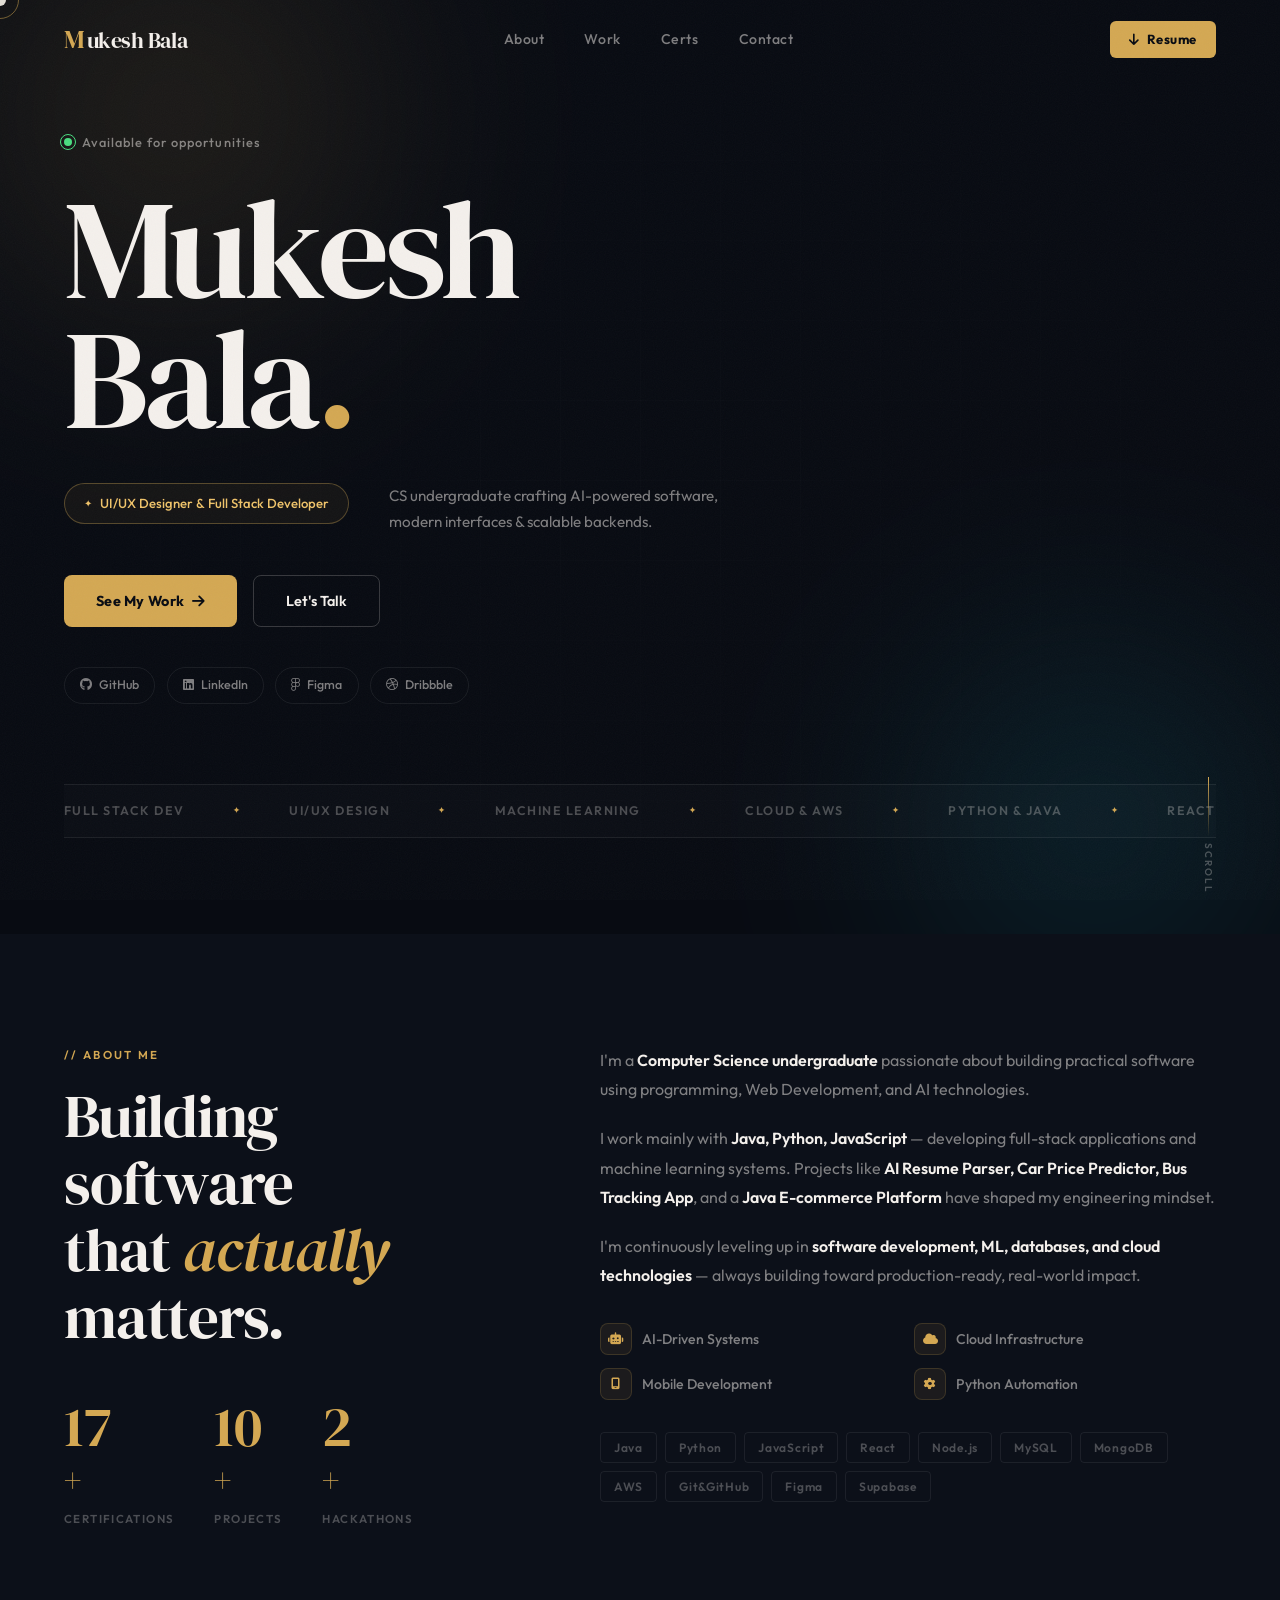
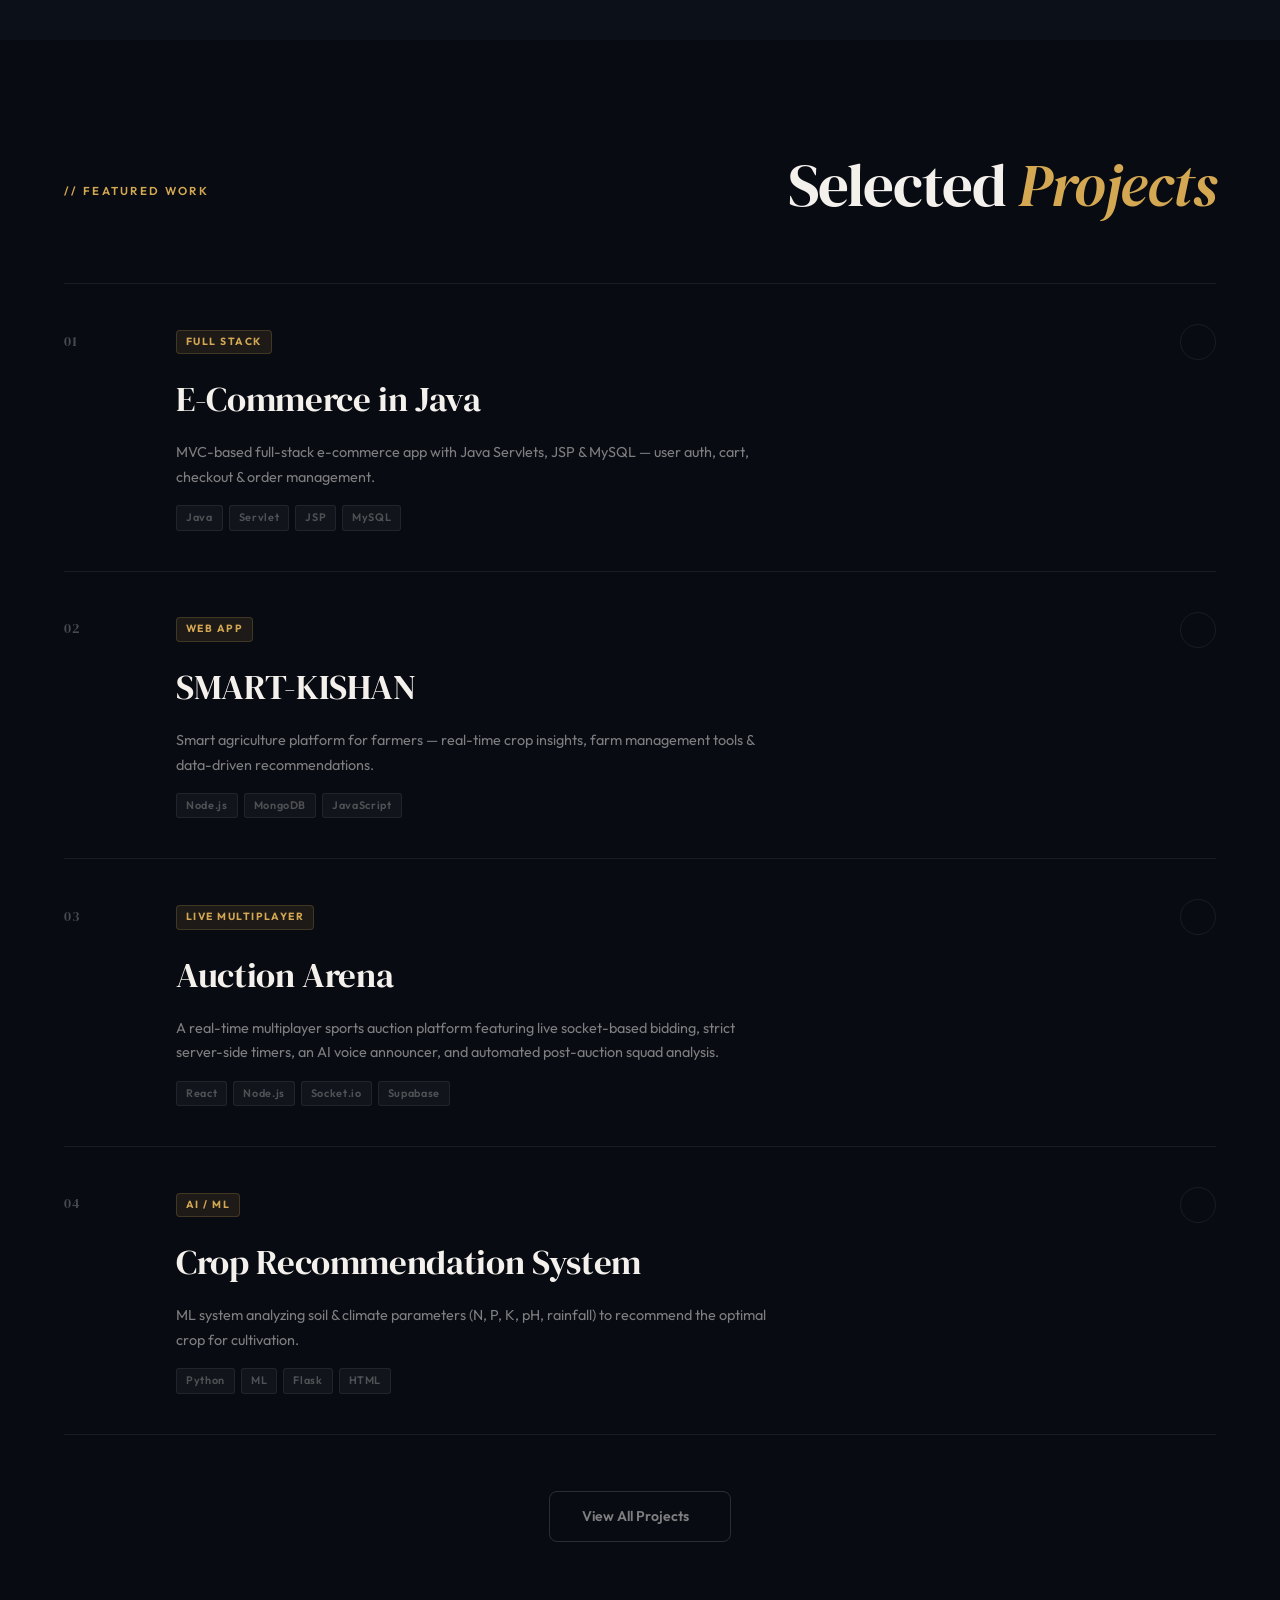
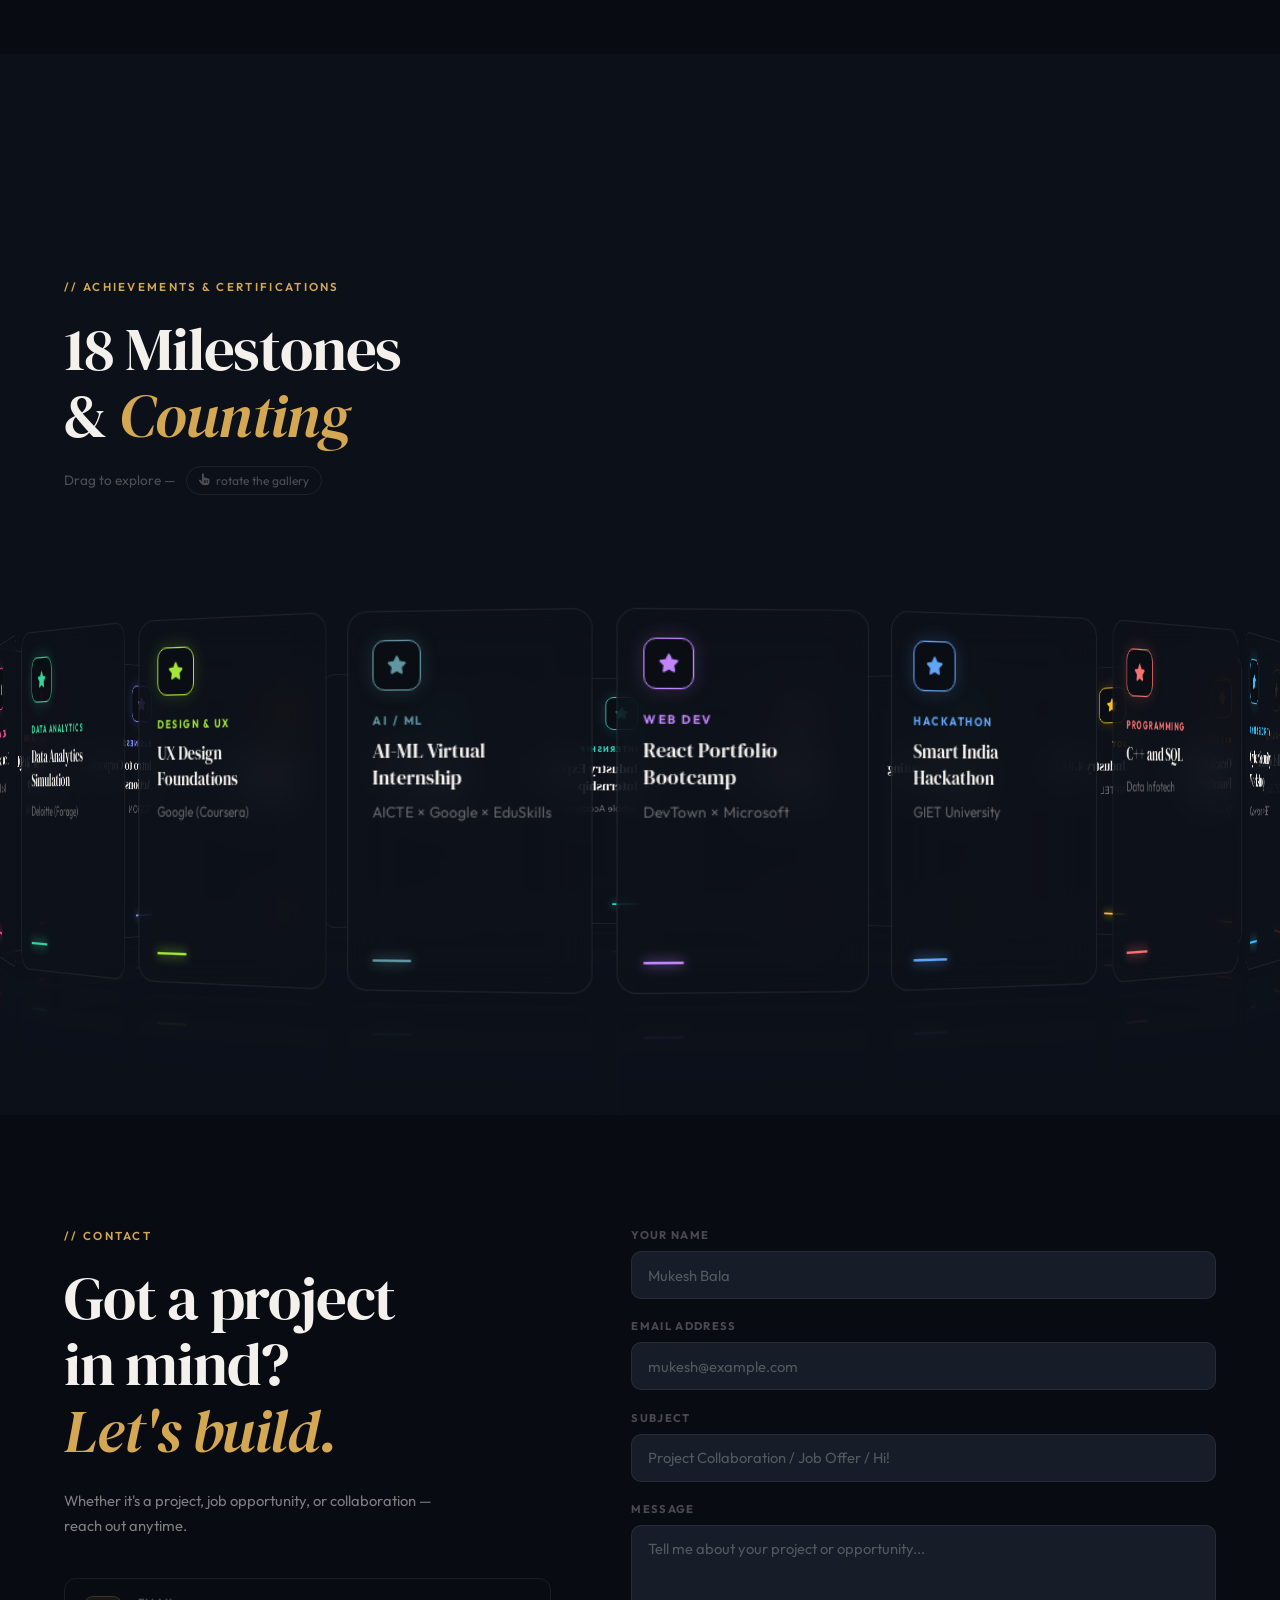
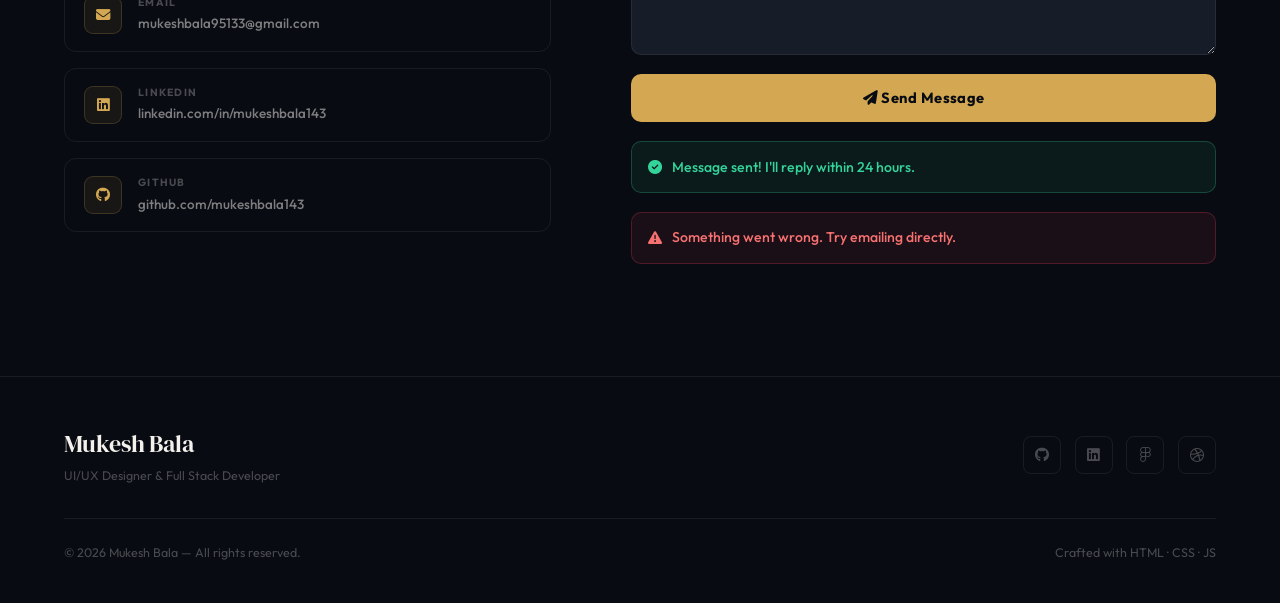
<file: index.html>
<!DOCTYPE html>
<html lang="en">
<head>
  <meta charset="UTF-8">
  <meta name="viewport" content="width=device-width, initial-scale=1.0">
  <meta name="description" content="Mukesh Bala — UI/UX Designer & Full Stack Developer. CS undergraduate building AI-powered, full-stack, and real-world software.">
  <title>Mukesh Bala</title>
  <link rel="preconnect" href="https://fonts.googleapis.com">
  <link rel="preconnect" href="https://fonts.gstatic.com" crossorigin>
  <link href="https://fonts.googleapis.com/css2?family=DM+Serif+Display:ital@0;1&family=Outfit:wght@300;400;500;600;700&display=swap" rel="stylesheet">
  <link rel="stylesheet" href="https://cdnjs.cloudflare.com/ajax/libs/font-awesome/6.5.0/css/all.min.css">
  <link rel="stylesheet" href="styles.css">
</head>
<body>

  <!-- NOISE TEXTURE OVERLAY -->
  <div class="noise"></div>

  <!-- MAGNETIC CURSOR -->
  <div class="cursor" id="cursor"><div class="cursor-dot"></div></div>
  <div class="cursor-follower" id="cursorFollower"></div>

  <!-- LOADING SCREEN -->
  <div class="loader" id="loader">
    <div class="loader-inner">
      <span class="loader-name">MB</span>
      <div class="loader-bar"><div class="loader-fill" id="loaderFill"></div></div>
    </div>
  </div>

  <!-- ═══════════════════ NAV ═══════════════════ -->
  <nav class="nav" id="mainNav">
    <a href="#home" class="nav-logo">
      <span class="logo-mark">M</span><span class="logo-text">ukesh Bala</span>
    </a>
    <div class="nav-links">
      <a href="#about"    class="nav-link">About</a>
      <a href="#work"     class="nav-link">Work</a>
      <a href="#certs"    class="nav-link">Certs</a>
      <a href="#contact"  class="nav-link">Contact</a>
    </div>
    <a href="Resume.pdf" download class="nav-cta">
      <i class="fas fa-arrow-down"></i> Resume
    </a>
    <button class="nav-toggle" id="navToggle" aria-label="Menu">
      <span></span><span></span>
    </button>
  </nav>

  <!-- MOBILE MENU -->
  <div class="mobile-menu" id="mobileMenu">
    <a href="#about"   class="mm-link" onclick="closeMobileMenu()">About</a>
    <a href="#work"    class="mm-link" onclick="closeMobileMenu()">Work</a>
    <a href="#certs"   class="mm-link" onclick="closeMobileMenu()">Certs</a>
    <a href="#contact" class="mm-link" onclick="closeMobileMenu()">Contact</a>
    <a href="Resume.pdf" download class="mm-cta">Download Resume</a>
  </div>

  <!-- ═══════════════════ HERO ═══════════════════ -->
  <section id="home" class="hero">
    <div class="hero-bg">
      <div class="hero-orb o1"></div>
      <div class="hero-orb o2"></div>
      <div class="hero-grid"></div>
    </div>

    <div class="hero-content">
      <div class="hero-eyebrow">
        <span class="pulse-ring"></span>
        <span>Available for opportunities</span>
      </div>

      <h1 class="hero-h1">
        <span class="line-wrap"><span class="reveal-line">Mukesh</span></span>
        <span class="line-wrap"><span class="reveal-line delay-1">Bala<span class="hero-dot">.</span></span></span>
      </h1>

      <div class="hero-sub-row">
        <div class="hero-role-pill">
          <span class="role-icon">✦</span>
          <span>UI/UX Designer &amp; Full Stack Developer</span>
        </div>
        <p class="hero-tagline">
          CS undergraduate crafting AI-powered software,<br>modern interfaces &amp; scalable backends.
        </p>
      </div>

      <div class="hero-ctas">
        <a href="#work" class="btn-gold">
          See My Work <i class="fas fa-arrow-right"></i>
        </a>
        <a href="#contact" class="btn-outline">
          Let's Talk
        </a>
      </div>

      <div class="hero-socials">
        <a href="https://github.com/mukeshbala143"           target="_blank" rel="noopener" class="social-pill"><i class="fab fa-github"></i><span>GitHub</span></a>
        <a href="https://www.linkedin.com/in/mukeshbala143"  target="_blank" rel="noopener" class="social-pill"><i class="fab fa-linkedin"></i><span>LinkedIn</span></a>
        <a href="https://www.figma.com/@mukeshdesign"        target="_blank" rel="noopener" class="social-pill"><i class="fab fa-figma"></i><span>Figma</span></a>
        <a href="https://dribbble.com/mukesh-bala"           target="_blank" rel="noopener" class="social-pill"><i class="fab fa-dribbble"></i><span>Dribbble</span></a>
      </div>
    </div>

    <div class="hero-marquee-wrap">
      <div class="hero-marquee">
        <span>Full Stack Dev</span><span class="sep">✦</span>
        <span>UI/UX Design</span><span class="sep">✦</span>
        <span>Machine Learning</span><span class="sep">✦</span>
        <span>Cloud &amp; AWS</span><span class="sep">✦</span>
        <span>Python &amp; Java</span><span class="sep">✦</span>
        <span>React &amp; Node</span><span class="sep">✦</span>
        <span>Full Stack Dev</span><span class="sep">✦</span>
        <span>UI/UX Design</span><span class="sep">✦</span>
        <span>Machine Learning</span><span class="sep">✦</span>
        <span>Cloud &amp; AWS</span><span class="sep">✦</span>
        <span>Python &amp; Java</span><span class="sep">✦</span>
        <span>React &amp; Node</span><span class="sep">✦</span>
      </div>
    </div>

    <div class="scroll-cue">
      <div class="scroll-line-anim"></div>
      <span>Scroll</span>
    </div>
  </section>

  <!-- ═══════════════════ ABOUT ═══════════════════ -->
  <section id="about" class="section about-section">
    <div class="container">
      <div class="about-grid">
        <div class="about-left">
          <p class="section-label">// About Me</p>
          <h2 class="section-h2">
            Building software<br>
            that <em>actually</em><br>
            matters.
          </h2>
          <div class="about-stats">
            <div class="stat">
              <span class="stat-n" data-count="18">0</span><span class="stat-plus">+</span>
              <p>Certifications</p>
            </div>
            <div class="stat">
              <span class="stat-n" data-count="11">0</span><span class="stat-plus">+</span>
              <p>Projects</p>
            </div>
            <div class="stat">
              <span class="stat-n" data-count="3">0</span><span class="stat-plus">+</span>
              <p>Hackathons</p>
            </div>
          </div>
        </div>

        <div class="about-right">
          <p class="about-body">
            I'm a <strong>Computer Science undergraduate</strong> passionate about building practical software using programming, Web Development, and AI technologies.
          </p>
          <p class="about-body">
            I work mainly with <strong>Java, Python, JavaScript</strong> — developing full-stack applications and machine learning systems. Projects like <strong>AI Resume Parser, Car Price Predictor, Bus Tracking App</strong>, and a <strong>Java E-commerce Platform</strong> have shaped my engineering mindset.
          </p>
          <p class="about-body">
            I'm continuously leveling up in <strong>software development, ML, databases, and cloud technologies</strong> — always building toward production-ready, real-world impact.
          </p>

          <div class="about-focus">
            <div class="focus-item"><i class="fas fa-robot"></i> AI-Driven Systems</div>
            <div class="focus-item"><i class="fas fa-cloud"></i> Cloud Infrastructure</div>
            <div class="focus-item"><i class="fas fa-mobile-screen"></i> Mobile Development</div>
            <div class="focus-item"><i class="fas fa-gear"></i> Python Automation</div>
          </div>

          <div class="tech-stack">
            <span>Java</span><span>Python</span><span>JavaScript</span><span>React</span>
            <span>Node.js</span><span>MySQL</span><span>MongoDB</span><span>AWS</span>
            <span>Git&GitHub</span><span>Figma</span><span>Supabase</span>
          </div>
        </div>
      </div>
    </div>
  </section>

  <!-- ═══════════════════ WORK / PROJECTS ═══════════════════ -->
  <section id="work" class="section work-section">
    <div class="container">
      <div class="section-head">
        <p class="section-label">// Featured Work</p>
        <h2 class="section-h2">Selected <em>Projects</em></h2>
      </div>

      <div class="work-list">

        <div class="work-item" data-project="cart">
          <div class="wi-number">01</div>
          <div class="wi-body">
            <div class="wi-top">
              <span class="wi-tag">Full Stack</span>
              <div class="wi-arrow"><i class="fas fa-arrow-up-right"></i></div>
            </div>
            <h3 class="wi-title">E-Commerce in Java</h3>
            <p class="wi-desc">MVC-based full-stack e-commerce app with Java Servlets, JSP &amp; MySQL — user auth, cart, checkout &amp; order management.</p>
            <div class="wi-tech"><span>Java</span><span>Servlet</span><span>JSP</span><span>MySQL</span></div>
          </div>
        </div>

        <div class="work-item" data-project="crop">
          <div class="wi-number">02</div>
          <div class="wi-body">
            <div class="wi-top">
              <span class="wi-tag">Web App</span>
              <div class="wi-arrow"><i class="fas fa-arrow-up-right"></i></div>
            </div>
            <h3 class="wi-title">SMART-KISHAN</h3>
            <p class="wi-desc">Smart agriculture platform for farmers — real-time crop insights, farm management tools &amp; data-driven recommendations.</p>
            <div class="wi-tech"><span>Node.js</span><span>MongoDB</span><span>JavaScript</span></div>
          </div>
        </div>

        <div class="work-item" data-project="auctionArena">
          <div class="wi-number">03</div>
          <div class="wi-body">
            <div class="wi-top">
              <span class="wi-tag">Live Multiplayer</span>
              <div class="wi-arrow"><i class="fas fa-arrow-up-right"></i></div>
            </div>
            <h3 class="wi-title">Auction Arena</h3>
            <p class="wi-desc">A real-time multiplayer sports auction platform featuring live socket-based bidding, strict server-side timers, an AI voice announcer, and automated post-auction squad analysis.</p>
            <div class="wi-tech"><span>React</span><span>Node.js</span><span>Socket.io</span><span>Supabase</span></div>
          </div>
        </div>

        <div class="work-item" data-project="farm">
          <div class="wi-number">04</div>
          <div class="wi-body">
            <div class="wi-top">
              <span class="wi-tag">AI / ML</span>
              <div class="wi-arrow"><i class="fas fa-arrow-up-right"></i></div>
            </div>
            <h3 class="wi-title">Crop Recommendation System</h3>
            <p class="wi-desc">ML system analyzing soil &amp; climate parameters (N, P, K, pH, rainfall) to recommend the optimal crop for cultivation.</p>
            <div class="wi-tech"><span>Python</span><span>ML</span><span>Flask</span><span>HTML</span></div>
          </div>
        </div>

      </div>

      <div class="work-cta-row">
        <a href="projects.html" class="btn-ghost">
          View All Projects <i class="fas fa-grid-2"></i>
        </a>
      </div>
    </div>
  </section>

  <!-- PROJECT MODAL -->
  <div class="pmodal-overlay" id="pModalOverlay">
    <div class="pmodal" id="pModal">
      <button class="pmodal-close" id="pModalClose"><i class="fas fa-xmark"></i></button>
      <div class="pmodal-tag" id="pmTag"></div>
      <h2 class="pmodal-title" id="pmTitle"></h2>
      <p class="pmodal-short" id="pmShort"></p>
      <p class="pmodal-long" id="pmLong"></p>
      <div class="pmodal-tech-label">Tech Stack</div>
      <div class="pmodal-tech" id="pmTech"></div>
      <a class="pmodal-gh" id="pmLink" target="_blank" rel="noopener">
        <i class="fab fa-github"></i> View on GitHub
      </a>
    </div>
  </div>

  <!-- ═══════════════════ CERTIFICATIONS CAROUSEL ═══════════════════ -->
  <section id="certs" class="section certs-section">
    <div class="container-title-certs">
      <p class="section-label">// Achievements &amp; Certifications</p>
      <h2 class="section-h2">18 Milestones<br>&amp; <em>Counting</em></h2>
      <p class="certs-sub">Drag to explore — <span class="drag-hint-text"><i class="fas fa-hand-pointer"></i> rotate the gallery</span></p>
    </div>

    <!-- ── DESKTOP: 3D Rotating Carousel ── -->
    <div class="carousel-wrapper">
      <div class="void-container" id="drag-container">
        <div class="carousel-pivot" id="pivot">

          <div class="gc" style="--i:1;  --clr:#c084fc;" onclick="openCertModal(0)">
            <div class="gc-inner">
              <div class="gc-icon"><i class="fas fa-star"></i></div>
              <span class="gc-cat">WEB DEV</span>
              <h3>React Portfolio Bootcamp</h3>
              <p>DevTown × Microsoft</p>
              <div class="gc-bar"></div>
            </div>
          </div>

          <div class="gc" style="--i:2;  --clr:#60a5fa;" onclick="openCertModal(1)">
            <div class="gc-inner">
              <div class="gc-icon"><i class="fas fa-star"></i></div>
              <span class="gc-cat">HACKATHON</span>
              <h3>Smart India Hackathon</h3>
              <p>GIET University</p>
              <div class="gc-bar"></div>
            </div>
          </div>

          <div class="gc" style="--i:3;  --clr:#f87171;" onclick="openCertModal(2)">
            <div class="gc-inner">
              <div class="gc-icon"><i class="fas fa-star"></i></div>
              <span class="gc-cat">PROGRAMMING</span>
              <h3>C++ and SQL</h3>
              <p>Data Infotech</p>
              <div class="gc-bar"></div>
            </div>
          </div>

          <div class="gc" style="--i:4;  --clr:#38bdf8;" onclick="openCertModal(3)">
            <div class="gc-inner">
              <div class="gc-icon"><i class="fas fa-star"></i></div>
              <span class="gc-cat">CYBER SECURITY</span>
              <h3>Cyber Security Workshop</h3>
              <p>Cyberyaan × GIET</p>
              <div class="gc-bar"></div>
            </div>
          </div>

          <div class="gc" style="--i:5;  --clr:#fb923c;" onclick="openCertModal(4)">
            <div class="gc-inner">
              <div class="gc-icon"><i class="fas fa-star"></i></div>
              <span class="gc-cat">HACKATHON</span>
              <h3>Hacknovation 2.0</h3>
              <p>GIET University</p>
              <div class="gc-bar"></div>
            </div>
          </div>

          <div class="gc" style="--i:6;  --clr:#f97316;" onclick="openCertModal(5)">
            <div class="gc-inner">
              <div class="gc-icon"><i class="fas fa-star"></i></div>
              <span class="gc-cat">AI / CLOUD</span>
              <h3>Oracle Cloud AI Foundations</h3>
              <p>Oracle University</p>
              <div class="gc-bar"></div>
            </div>
          </div>

          <div class="gc" style="--i:7;  --clr:#fbbf24;" onclick="openCertModal(6)">
            <div class="gc-inner">
              <div class="gc-icon"><i class="fas fa-star"></i></div>
              <span class="gc-cat">IOT</span>
              <h3>Industry 4.0 &amp; IoT</h3>
              <p>NPTEL</p>
              <div class="gc-bar"></div>
            </div>
          </div>

          <div class="gc" style="--i:8;  --clr:#4ade80;" onclick="openCertModal(7)">
            <div class="gc-inner">
              <div class="gc-icon"><i class="fas fa-star"></i></div>
              <span class="gc-cat">PYTHON</span>
              <h3>Joy of Computing Python</h3>
              <p>NPTEL</p>
              <div class="gc-bar"></div>
            </div>
          </div>

          <div class="gc" style="--i:9;  --clr:#e879f9;" onclick="openCertModal(8)">
            <div class="gc-inner">
              <div class="gc-icon"><i class="fas fa-star"></i></div>
              <span class="gc-cat">PROJECT</span>
              <h3>Projectathon — 1st Prize</h3>
              <p>GIET University</p>
              <div class="gc-bar"></div>
            </div>
          </div>

          <div class="gc" style="--i:10; --clr:#2dd4bf;" onclick="openCertModal(9)">
            <div class="gc-inner">
              <div class="gc-icon"><i class="fas fa-star"></i></div>
              <span class="gc-cat">INTERNSHIP</span>
              <h3>Industry Exposure Internship</h3>
              <p>Hebble Academy</p>
              <div class="gc-bar"></div>
            </div>
          </div>

          <div class="gc" style="--i:11; --clr:#22d3ee;" onclick="openCertModal(10)">
            <div class="gc-inner">
              <div class="gc-icon"><i class="fas fa-star"></i></div>
              <span class="gc-cat">DATA ANALYTICS</span>
              <h3>Remote Sensing Analytics</h3>
              <p>ISRO — IIRS</p>
              <div class="gc-bar"></div>
            </div>
          </div>

          <div class="gc" style="--i:12; --clr:#f59e0b;" onclick="openCertModal(11)">
            <div class="gc-inner">
              <div class="gc-icon"><i class="fas fa-star"></i></div>
              <span class="gc-cat">CLOUD</span>
              <h3>AWS Developer Training</h3>
              <p>Infosys Springboard</p>
              <div class="gc-bar"></div>
            </div>
          </div>

          <div class="gc" style="--i:13; --clr:#818cf8;" onclick="openCertModal(12)">
            <div class="gc-inner">
              <div class="gc-icon"><i class="fas fa-star"></i></div>
              <span class="gc-cat">BUSINESS</span>
              <h3>Intro to Corporate Actions</h3>
              <p>TCS iON</p>
              <div class="gc-bar"></div>
            </div>
          </div>

          <div class="gc" style="--i:14; --clr:#f43f5e;" onclick="openCertModal(13)">
            <div class="gc-inner">
              <div class="gc-icon"><i class="fas fa-star"></i></div>
              <span class="gc-cat">PROGRAMMING</span>
              <h3>Python + MySQL Internship</h3>
              <p>GIET University</p>
              <div class="gc-bar"></div>
            </div>
          </div>

          <div class="gc" style="--i:15; --clr:#ec4899;" onclick="openCertModal(14)">
            <div class="gc-inner">
              <div class="gc-icon"><i class="fas fa-star"></i></div>
              <span class="gc-cat">DATA SCIENCE</span>
              <h3>Data Science 101</h3>
              <p>IBM SkillsBuild</p>
              <div class="gc-bar"></div>
            </div>
          </div>

          <div class="gc" style="--i:16; --clr:#34d399;" onclick="openCertModal(15)">
            <div class="gc-inner">
              <div class="gc-icon"><i class="fas fa-star"></i></div>
              <span class="gc-cat">DATA ANALYTICS</span>
              <h3>Data Analytics Simulation</h3>
              <p>Deloitte (Forage)</p>
              <div class="gc-bar"></div>
            </div>
          </div>

          <div class="gc" style="--i:17; --clr:#a3e635;" onclick="openCertModal(16)">
            <div class="gc-inner">
              <div class="gc-icon"><i class="fas fa-star"></i></div>
              <span class="gc-cat">DESIGN &amp; UX</span>
              <h3>UX Design Foundations</h3>
              <p>Google (Coursera)</p>
              <div class="gc-bar"></div>
            </div>
          </div>

          <!-- ── NEW: Card 18 — AI-ML Virtual Internship ── -->
          <div class="gc" style="--i:18; --clr:#5f969f;" onclick="openCertModal(17)">
            <div class="gc-inner">
              <div class="gc-icon"><i class="fas fa-star"></i></div>
              <span class="gc-cat">AI / ML</span>
              <h3>AI-ML Virtual Internship</h3>
              <p>AICTE × Google × EduSkills</p>
              <div class="gc-bar"></div>
            </div>
          </div>

        </div>
      </div>
    </div>

    <!-- ── MOBILE: Horizontal Swipe Carousel ── -->
    <div class="mobile-cert-track-wrap">
      <p class="mobile-swipe-hint">
        <i class="fas fa-hand-pointer"></i> Swipe to explore all 18 certifications
      </p>
      <div class="mobile-cert-track">
        <!-- Cards built dynamically by JS from certsData -->
      </div>
      <div class="mobile-cert-dots"></div>
    </div>

  </section>

  <!-- CERT MODAL -->
  <div class="cert-overlay" id="certOverlay" onclick="handleCertOverlay(event)">
    <div class="cert-modal" id="certModal">
      <div class="cm-bar" id="cmBar"></div>
      <div class="cm-body">
        <div class="cm-head">
          <div class="cm-meta">
            <span class="cm-cat"  id="cmCat"></span>
            <h3 class="cm-title" id="cmTitle"></h3>
            <p  class="cm-prov"  id="cmProv"></p>
          </div>
          <button class="cm-close" onclick="closeCertModal()"><i class="fas fa-xmark"></i></button>
        </div>
        <p class="cm-desc" id="cmDesc"></p>
        <div class="cm-tech-label">Technologies</div>
        <div class="cm-tags" id="cmTags"></div>
        <div class="cm-footer" id="cmFooter"></div>
      </div>
    </div>
  </div>

  <!-- ═══════════════════ CONTACT ═══════════════════ -->
  <section id="contact" class="section contact-section">
    <div class="container">
      <div class="contact-grid">

        <div class="contact-left">
          <p class="section-label">// Contact</p>
          <h2 class="section-h2">
            Got a project<br>in mind?<br><em>Let's build.</em>
          </h2>
          <p class="contact-sub">Whether it's a project, job opportunity, or collaboration — reach out anytime.</p>

          <div class="contact-info-list">
            <a href="mailto:mukeshbala95133@gmail.com" class="cil-item">
              <div class="cil-icon"><i class="fas fa-envelope"></i></div>
              <div>
                <span class="cil-label">Email</span>
                <span class="cil-val">mukeshbala95133@gmail.com</span>
              </div>
            </a>
            <a href="https://www.linkedin.com/in/mukeshbala143" target="_blank" class="cil-item">
              <div class="cil-icon"><i class="fab fa-linkedin"></i></div>
              <div>
                <span class="cil-label">LinkedIn</span>
                <span class="cil-val">linkedin.com/in/mukeshbala143</span>
              </div>
            </a>
            <a href="https://github.com/mukeshbala143" target="_blank" class="cil-item">
              <div class="cil-icon"><i class="fab fa-github"></i></div>
              <div>
                <span class="cil-label">GitHub</span>
                <span class="cil-val">github.com/mukeshbala143</span>
              </div>
            </a>
          </div>
        </div>

        <div class="contact-right">
          <form class="contact-form" id="contactForm" novalidate>
            <div class="cf-group">
              <label class="cf-label">Your Name</label>
              <input type="text"  class="cf-input" id="cfName"    placeholder="Mukesh Bala" autocomplete="name" required>
            </div>
            <div class="cf-group">
              <label class="cf-label">Email Address</label>
              <input type="email" class="cf-input" id="cfEmail"   placeholder="mukesh@example.com" autocomplete="email" required>
            </div>
            <div class="cf-group">
              <label class="cf-label">Subject</label>
              <input type="text"  class="cf-input" id="cfSubject" placeholder="Project Collaboration / Job Offer / Hi!">
            </div>
            <div class="cf-group">
              <label class="cf-label">Message</label>
              <textarea class="cf-input cf-textarea" id="cfMessage" placeholder="Tell me about your project or opportunity..." required></textarea>
            </div>

            <input type="checkbox" name="botcheck" style="display:none">

            <button type="submit" class="cf-submit" id="cfSubmit">
              <span id="cfBtnText"><i class="fas fa-paper-plane"></i> Send Message</span>
              <span id="cfBtnLoad" style="display:none"><i class="fas fa-circle-notch fa-spin"></i> Sending...</span>
            </button>

            <div class="cf-success" id="cfSuccess" style="display:none">
              <i class="fas fa-circle-check"></i>
              <span>Message sent! I'll reply within 24 hours.</span>
            </div>

            <div class="cf-error" id="cfError" style="display:none">
              <i class="fas fa-triangle-exclamation"></i>
              <span id="cfErrorMsg">Something went wrong. Try emailing directly.</span>
            </div>
          </form>
        </div>

      </div>
    </div>
  </section>

  <!-- ═══════════════════ FOOTER ═══════════════════ -->
  <footer class="footer">
    <div class="container">
      <div class="footer-inner">
        <div class="footer-left">
          <p class="footer-name">Mukesh Bala</p>
          <p class="footer-sub">UI/UX Designer &amp; Full Stack Developer</p>
        </div>
        <div class="footer-socials">
          <a href="https://github.com/mukeshbala143"          target="_blank" rel="noopener"><i class="fab fa-github"></i></a>
          <a href="https://www.linkedin.com/in/mukeshbala143" target="_blank" rel="noopener"><i class="fab fa-linkedin"></i></a>
          <a href="https://www.figma.com/@mukeshdesign"       target="_blank" rel="noopener"><i class="fab fa-figma"></i></a>
          <a href="https://dribbble.com/mukesh-bala"          target="_blank" rel="noopener"><i class="fab fa-dribbble"></i></a>
        </div>
      </div>
      <div class="footer-divider"></div>
      <div class="footer-bottom">
        <p>© 2026 Mukesh Bala — All rights reserved.</p>
        <p>Crafted with HTML · CSS · JS</p>
      </div>
    </div>
  </footer>

  <script src="app.js"></script>
</body>
</html>
</file>
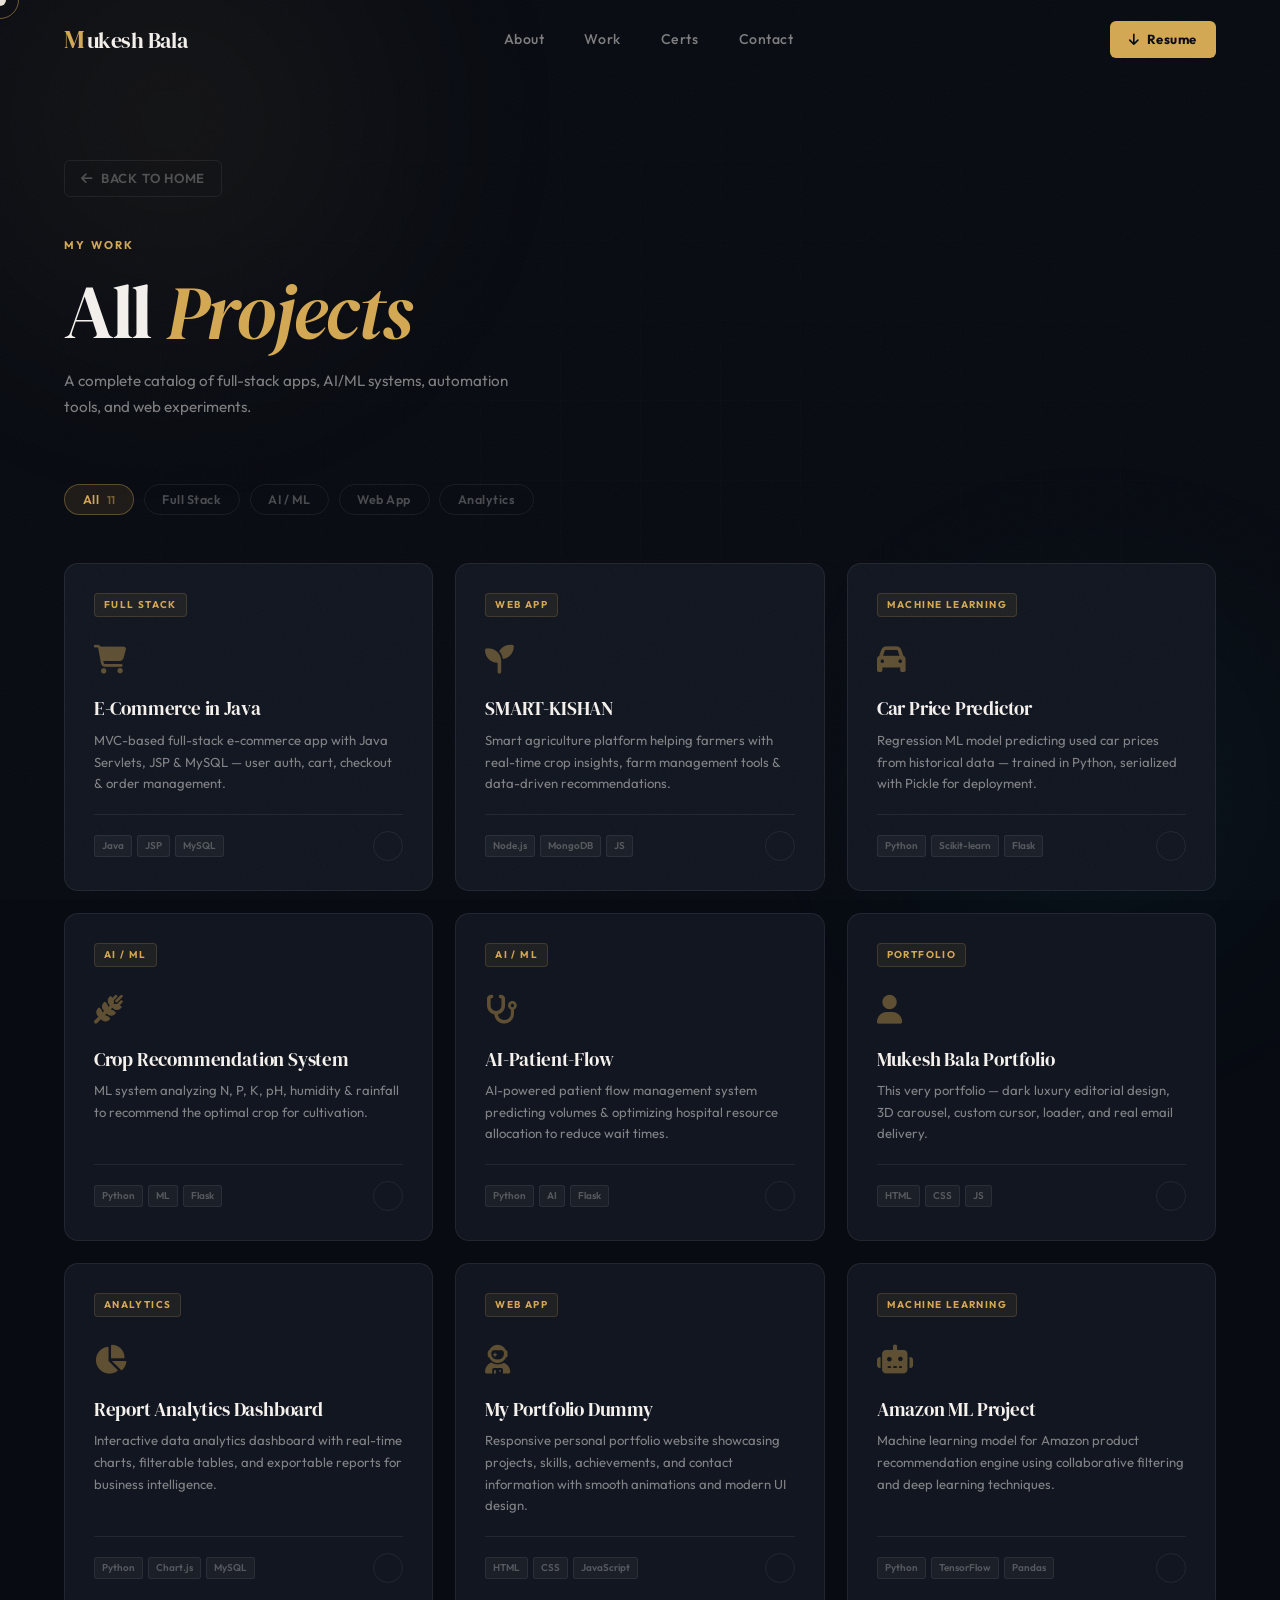
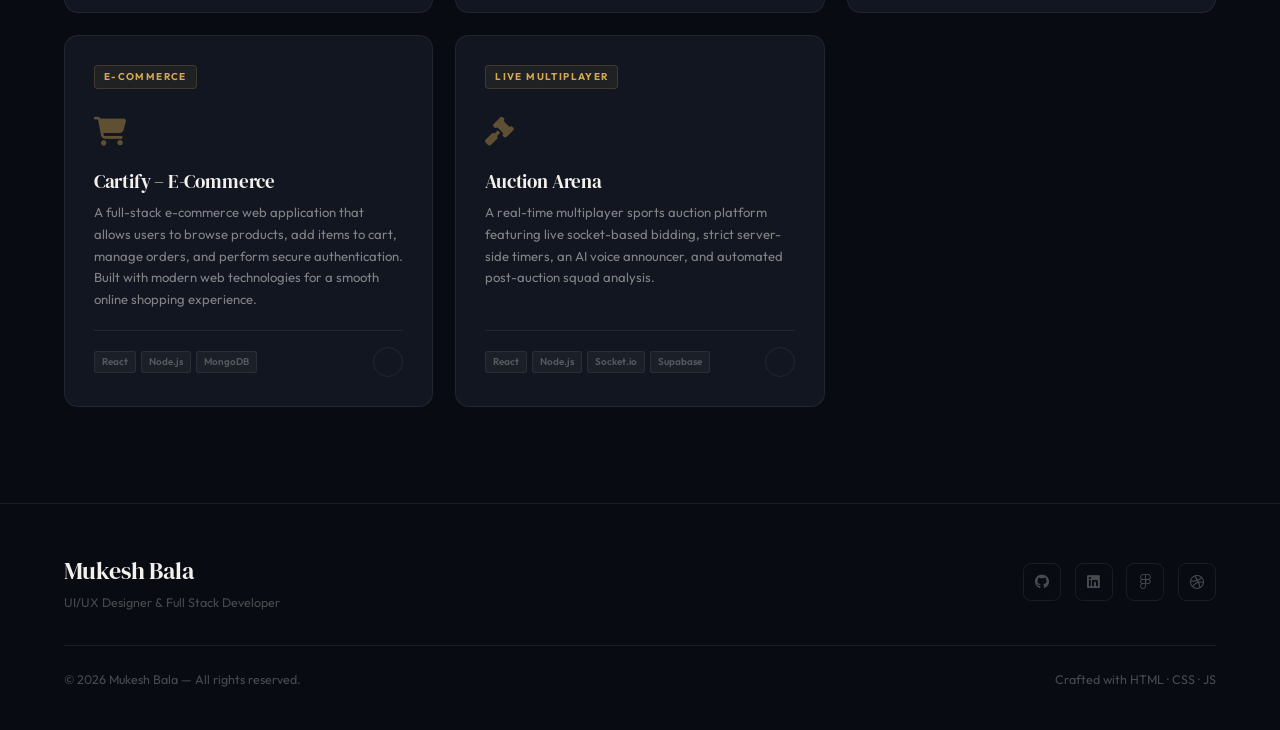
<file: projects.html>
<!DOCTYPE html>
<html lang="en">
<head>
  <meta charset="UTF-8">
  <meta name="viewport" content="width=device-width, initial-scale=1.0">
  <meta name="description" content="All Projects by Mukesh Bala — Full-stack, AI/ML, and web development.">
  <title>Projects — Mukesh Bala</title>
  <link rel="preconnect" href="https://fonts.googleapis.com">
  <link rel="preconnect" href="https://fonts.gstatic.com" crossorigin>
  <link href="https://fonts.googleapis.com/css2?family=DM+Serif+Display:ital@0;1&family=Outfit:wght@300;400;500;600;700&display=swap" rel="stylesheet">
  <link rel="stylesheet" href="https://cdnjs.cloudflare.com/ajax/libs/font-awesome/6.5.0/css/all.min.css">
  <link rel="stylesheet" href="styles.css">
  <style>
    /* Projects page extra styles */
    .projects-page { padding: 10rem 0 6rem; }
    .projects-page-head { margin-bottom: 4rem; }
    .back-link {
      display: inline-flex; align-items: center; gap: 8px;
      color: var(--grey2); text-decoration: none; font-size: 0.82rem;
      font-weight: 600; letter-spacing: 0.06em; text-transform: uppercase;
      border: 1px solid var(--border); padding: 0.45rem 1rem;
      border-radius: 6px; transition: all 0.25s; margin-bottom: 2.5rem;
      display: inline-flex;
    }
    .back-link:hover { border-color: var(--gold); color: var(--gold); }
    .pg-eyebrow { font-size:0.7rem; font-weight:700; letter-spacing:0.2em; text-transform:uppercase; color:var(--gold); margin-bottom:1rem; display:block; }
    .pg-h1 { font-family:var(--font-serif); font-size:clamp(2.8rem,6vw,5rem); font-weight:400; letter-spacing:-0.03em; line-height:1.05; margin-bottom:1rem; }
    .pg-h1 em { font-style:italic; color:var(--gold); }
    .pg-sub { font-size:0.95rem; color:var(--grey); max-width:480px; line-height:1.7; }

    /* Filter */
    .filter-bar { display:flex; gap:0.6rem; flex-wrap:wrap; margin-bottom:3rem; }
    .fbtn {
      padding:0.45rem 1.1rem; border-radius:100px;
      border:1px solid var(--border); background:transparent;
      color:var(--grey2); font-size:0.78rem; font-weight:600;
      cursor:none; transition:all 0.22s; font-family:var(--font-sans);
      letter-spacing:0.04em;
    }
    .fbtn.active { background:rgba(212,168,83,0.1); border-color:rgba(212,168,83,0.35); color:var(--gold); }
    .fbtn:hover:not(.active) { border-color:var(--border-h); color:var(--grey); }

    /* Projects grid */
    .pg-grid { display:grid; grid-template-columns:repeat(3,1fr); gap:1.4rem; }

    .pg-card {
      background: var(--surface);
      border: 1px solid var(--border);
      border-radius: 14px;
      padding: 1.8rem;
      cursor: none;
      transition: all 0.3s var(--ease);
      position: relative;
      overflow: hidden;
      display: flex; flex-direction: column;
      min-height: 260px;
    }

    .pg-card::after {
      content:''; position:absolute; inset:0;
      background: linear-gradient(135deg, rgba(212,168,83,0.04), transparent);
      opacity:0; transition:opacity 0.3s; border-radius:14px;
    }

    .pg-card:hover {
      border-color: rgba(212,168,83,0.25);
      transform: translateY(-8px);
      box-shadow: 0 20px 50px rgba(0,0,0,0.4);
    }

    .pg-card:hover::after { opacity:1; }

    .pgc-tag {
      font-size:0.62rem; font-weight:700; letter-spacing:0.14em;
      text-transform:uppercase; color:var(--gold);
      background:rgba(212,168,83,0.08); border:1px solid rgba(212,168,83,0.18);
      padding:3px 9px; border-radius:4px; width:fit-content;
      margin-bottom:1.2rem;
    }

    .pgc-icon {
      font-size:1.8rem; color:rgba(212,168,83,0.4);
      margin-bottom:0.9rem; transition:all 0.3s;
    }

    .pg-card:hover .pgc-icon { color:var(--gold); transform:scale(1.1); }

    .pgc-title {
      font-family:var(--font-serif); font-size:1.2rem;
      font-weight:400; margin-bottom:0.6rem;
      color:var(--white); line-height:1.25;
      letter-spacing:-0.01em;
    }

    .pgc-desc {
      font-size:0.82rem; color:var(--grey);
      line-height:1.65; flex:1; margin-bottom:1.2rem;
    }

    .pgc-foot {
      display:flex; align-items:center;
      justify-content:space-between;
      padding-top:1rem;
      border-top:1px solid var(--border);
      margin-top:auto;
    }

    .pgc-tech { display:flex; gap:5px; flex-wrap:wrap; }
    .pgc-tech span {
      font-size:0.62rem; font-weight:600;
      padding:2px 7px; border-radius:3px;
      background:rgba(255,255,255,0.04);
      border:1px solid var(--border);
      color:var(--grey2);
    }

    .pgc-arrow {
      width:30px; height:30px;
      border:1px solid var(--border);
      border-radius:50%;
      display:flex; align-items:center; justify-content:center;
      color:var(--grey2); font-size:0.72rem;
      transition:all 0.28s; flex-shrink:0;
    }

    .pg-card:hover .pgc-arrow {
      background:var(--gold); border-color:var(--gold);
      color:var(--black); transform:rotate(45deg);
    }

    /* Hidden cards */
    .pg-card[data-hidden="true"] {
      opacity:0; pointer-events:none; display:none;
    }

    @media (max-width: 900px) { .pg-grid { grid-template-columns: repeat(2,1fr); } }
    @media (max-width: 560px) {
      .pg-grid { grid-template-columns: 1fr; }
      .projects-page { padding: 7rem 0 4rem; }
    }
  </style>
</head>
<body>

  <div class="noise"></div>
  <div class="cursor" id="cursor"><div class="cursor-dot"></div></div>
  <div class="cursor-follower" id="cursorFollower"></div>

  <!-- BACKGROUND -->
  <div class="hero-bg" style="position:fixed;inset:0;z-index:-1;pointer-events:none;">
    <div class="hero-orb o1" style="opacity:0.1;"></div>
    <div class="hero-orb o2" style="opacity:0.08;"></div>
    <div class="hero-grid"></div>
  </div>

  <!-- NAV -->
  <nav class="nav scrolled" id="mainNav">
    <a href="index.html" class="nav-logo"><span class="logo-mark">M</span><span class="logo-text">ukesh Bala</span></a>
    <div class="nav-links">
      <a href="index.html#about"   class="nav-link">About</a>
      <a href="index.html#work"    class="nav-link">Work</a>
      <a href="index.html#certs"   class="nav-link">Certs</a>
      <a href="index.html#contact" class="nav-link">Contact</a>
    </div>
    <a href="Resume.pdf" download class="nav-cta"><i class="fas fa-arrow-down"></i> Resume</a>
    <button class="nav-toggle" id="navToggle" aria-label="Menu"><span></span><span></span></button>
  </nav>

  <div class="mobile-menu" id="mobileMenu">
    <a href="index.html#about"   class="mm-link" onclick="closeMobileMenu()">About</a>
    <a href="index.html#work"    class="mm-link" onclick="closeMobileMenu()">Work</a>
    <a href="index.html#certs"   class="mm-link" onclick="closeMobileMenu()">Certs</a>
    <a href="index.html#contact" class="mm-link" onclick="closeMobileMenu()">Contact</a>
    <a href="Resume.pdf" download class="mm-cta">Download Resume</a>
  </div>

  <!-- PAGE CONTENT -->
  <section class="projects-page">
    <div class="container">

      <!-- Page header -->
      <div class="projects-page-head">
        <a href="index.html" class="back-link"><i class="fas fa-arrow-left"></i> Back to Home</a>
        <span class="pg-eyebrow">My Work</span>
        <h1 class="pg-h1">All <em>Projects</em></h1>
        <p class="pg-sub">A complete catalog of full-stack apps, AI/ML systems, automation tools, and web experiments.</p>
      </div>

      <!-- Filter bar -->
      <div class="filter-bar">
        <button class="fbtn active" data-filter="all">All <span style="opacity:0.5;margin-left:5px;font-size:0.7rem;">11</span></button>
        <button class="fbtn" data-filter="fullstack">Full Stack</button>
        <button class="fbtn" data-filter="ml">AI / ML</button>
        <button class="fbtn" data-filter="webapp">Web App</button>
        <button class="fbtn" data-filter="analytics">Analytics</button>
      </div>

      <!-- Projects Grid -->
      <div class="pg-grid" id="pgGrid">

        <div class="pg-card" data-project="cart" data-cat="fullstack">
          <div class="pgc-tag">Full Stack</div>
          <div class="pgc-icon"><i class="fas fa-cart-shopping"></i></div>
          <h3 class="pgc-title">E-Commerce in Java</h3>
          <p class="pgc-desc">MVC-based full-stack e-commerce app with Java Servlets, JSP &amp; MySQL — user auth, cart, checkout &amp; order management.</p>
          <div class="pgc-foot">
            <div class="pgc-tech"><span>Java</span><span>JSP</span><span>MySQL</span></div>
            <div class="pgc-arrow"><i class="fas fa-arrow-up-right"></i></div>
          </div>
        </div>

        <div class="pg-card" data-project="crop" data-cat="webapp">
          <div class="pgc-tag">Web App</div>
          <div class="pgc-icon"><i class="fas fa-seedling"></i></div>
          <h3 class="pgc-title">SMART-KISHAN</h3>
          <p class="pgc-desc">Smart agriculture platform helping farmers with real-time crop insights, farm management tools &amp; data-driven recommendations.</p>
          <div class="pgc-foot">
            <div class="pgc-tech"><span>Node.js</span><span>MongoDB</span><span>JS</span></div>
            <div class="pgc-arrow"><i class="fas fa-arrow-up-right"></i></div>
          </div>
        </div>

        <div class="pg-card" data-project="car" data-cat="ml">
          <div class="pgc-tag">Machine Learning</div>
          <div class="pgc-icon"><i class="fas fa-car"></i></div>
          <h3 class="pgc-title">Car Price Predictor</h3>
          <p class="pgc-desc">Regression ML model predicting used car prices from historical data — trained in Python, serialized with Pickle for deployment.</p>
          <div class="pgc-foot">
            <div class="pgc-tech"><span>Python</span><span>Scikit-learn</span><span>Flask</span></div>
            <div class="pgc-arrow"><i class="fas fa-arrow-up-right"></i></div>
          </div>
        </div>

        <div class="pg-card" data-project="farm" data-cat="ml">
          <div class="pgc-tag">AI / ML</div>
          <div class="pgc-icon"><i class="fas fa-wheat-awn"></i></div>
          <h3 class="pgc-title">Crop Recommendation System</h3>
          <p class="pgc-desc">ML system analyzing N, P, K, pH, humidity &amp; rainfall to recommend the optimal crop for cultivation.</p>
          <div class="pgc-foot">
            <div class="pgc-tech"><span>Python</span><span>ML</span><span>Flask</span></div>
            <div class="pgc-arrow"><i class="fas fa-arrow-up-right"></i></div>
          </div>
        </div>

        <div class="pg-card" data-project="medical" data-cat="ml">
          <div class="pgc-tag">AI / ML</div>
          <div class="pgc-icon"><i class="fas fa-stethoscope"></i></div>
          <h3 class="pgc-title">AI-Patient-Flow</h3>
          <p class="pgc-desc">AI-powered patient flow management system predicting volumes &amp; optimizing hospital resource allocation to reduce wait times.</p>
          <div class="pgc-foot">
            <div class="pgc-tech"><span>Python</span><span>AI</span><span>Flask</span></div>
            <div class="pgc-arrow"><i class="fas fa-arrow-up-right"></i></div>
          </div>
        </div>

        <div class="pg-card" data-project="mukeshPortfolio" data-cat="webapp">
          <div class="pgc-tag">Portfolio</div>
          <div class="pgc-icon"><i class="fas fa-user"></i></div>
          <h3 class="pgc-title">Mukesh Bala Portfolio</h3>
          <p class="pgc-desc">This very portfolio — dark luxury editorial design, 3D carousel, custom cursor, loader, and real email delivery.</p>
          <div class="pgc-foot">
            <div class="pgc-tech"><span>HTML</span><span>CSS</span><span>JS</span></div>
            <div class="pgc-arrow"><i class="fas fa-arrow-up-right"></i></div>
          </div>
        </div>

        <div class="pg-card" data-project="cyraAnalytics" data-cat="analytics">
          <div class="pgc-tag">Analytics</div>
          <div class="pgc-icon"><i class="fas fa-chart-pie"></i></div>
          <h3 class="pgc-title">Report Analytics Dashboard</h3>
          <p class="pgc-desc">Interactive data analytics dashboard with real-time charts, filterable tables, and exportable reports for business intelligence.</p>
          <div class="pgc-foot">
            <div class="pgc-tech"><span>Python</span><span>Chart.js</span><span>MySQL</span></div>
            <div class="pgc-arrow"><i class="fas fa-arrow-up-right"></i></div>
          </div>
        </div>

        <div class="pg-card" data-project="portfolio" data-cat="webapp">
          <div class="pgc-tag">Web App</div>
          <div class="pgc-icon"><i class="fas fa-user-astronaut"></i></div>
          <h3 class="pgc-title">My Portfolio Dummy</h3>
          <p class="pgc-desc">Responsive personal portfolio website showcasing projects, skills, achievements, and contact information with smooth animations and modern UI design.</p>
          <div class="pgc-foot">
            <div class="pgc-tech"><span>HTML</span><span>CSS</span><span>JavaScript</span></div>
            <div class="pgc-arrow"><i class="fas fa-arrow-up-right"></i></div>
          </div>
        </div>

        <div class="pg-card" data-project="amazon" data-cat="ml">
          <div class="pgc-tag">Machine Learning</div>
          <div class="pgc-icon"><i class="fas fa-robot"></i></div>
          <h3 class="pgc-title">Amazon ML Project</h3>
          <p class="pgc-desc">Machine learning model for Amazon product recommendation engine using collaborative filtering and deep learning techniques.</p>
          <div class="pgc-foot">
            <div class="pgc-tech"><span>Python</span><span>TensorFlow</span><span>Pandas</span></div>
            <div class="pgc-arrow"><i class="fas fa-arrow-up-right"></i></div>
          </div>
        </div>

        <div class="pg-card" data-project="cartify" data-cat="fullstack">
          <div class="pgc-tag">E-Commerce</div>
          <div class="pgc-icon"><i class="fas fa-shopping-cart"></i></div>
          <h3 class="pgc-title">Cartify – E-Commerce</h3>
          <p class="pgc-desc">
            A full-stack e-commerce web application that allows users to browse products, add items to cart,
            manage orders, and perform secure authentication. Built with modern web technologies for a smooth
            online shopping experience.
          </p>
          <div class="pgc-foot">
            <div class="pgc-tech">
              <span>React</span><span>Node.js</span><span>MongoDB</span></div>
              <div class="pgc-arrow"><i class="fas fa-arrow-up-right"></i>
            </div>
          </div>
        </div>

        <div class="pg-card" data-project="auctionArena" data-cat="fullstack">
          <div class="pgc-tag">Live Multiplayer</div>
          <div class="pgc-icon"><i class="fas fa-gavel"></i></div>
          <h3 class="pgc-title">Auction Arena</h3>
          <p class="pgc-desc">
            A real-time multiplayer sports auction platform featuring live socket-based bidding, strict server-side timers, an AI voice announcer, and automated post-auction squad analysis.
          </p>
          <div class="pgc-foot">
            <div class="pgc-tech">
              <span>React</span><span>Node.js</span><span>Socket.io</span><span>Supabase</span>
            </div>
            <div class="pgc-arrow">
              <i class="fas fa-arrow-up-right"></i>
            </div>
          </div>
        </div>
      </div>
    </div>
  </section>

  <!-- PROJECT MODAL -->
  <div class="pmodal-overlay" id="pModalOverlay">
    <div class="pmodal" id="pModal">
      <button class="pmodal-close" id="pModalClose"><i class="fas fa-xmark"></i></button>
      <div class="pmodal-tag"   id="pmTag"></div>
      <h2 class="pmodal-title" id="pmTitle"></h2>
      <p class="pmodal-short"  id="pmShort"></p>
      <p class="pmodal-long"   id="pmLong"></p>
      <div class="pmodal-tech-label">Tech Stack</div>
      <div class="pmodal-tech" id="pmTech"></div>
      <a class="pmodal-gh" id="pmLink" target="_blank" rel="noopener">
        <i class="fab fa-github"></i> View on GitHub
      </a>
    </div>
  </div>

  <!-- FOOTER -->
  <footer class="footer">
    <div class="container">
      <div class="footer-inner">
        <div class="footer-left">
          <p class="footer-name">Mukesh Bala</p>
          <p class="footer-sub">UI/UX Designer &amp; Full Stack Developer</p>
        </div>
        <div class="footer-socials">
          <a href="https://github.com/mukeshbala143"          target="_blank" rel="noopener"><i class="fab fa-github"></i></a>
          <a href="https://www.linkedin.com/in/mukeshbala143" target="_blank" rel="noopener"><i class="fab fa-linkedin"></i></a>
          <a href="https://www.figma.com/@mukeshdesign"       target="_blank" rel="noopener"><i class="fab fa-figma"></i></a>
          <a href="https://dribbble.com/mukesh-bala"          target="_blank" rel="noopener"><i class="fab fa-dribbble"></i></a>
        </div>
      </div>
      <div class="footer-divider"></div>
      <div class="footer-bottom">
        <p>© 2026 Mukesh Bala — All rights reserved.</p>
        <p>Crafted with HTML · CSS · JS</p>
      </div>
    </div>
  </footer>

  <script src="app.js"></script>
  <script>
    // Projects page filter logic
    document.querySelectorAll('.fbtn').forEach(btn => {
      btn.addEventListener('click', () => {
        document.querySelectorAll('.fbtn').forEach(b => b.classList.remove('active'));
        btn.classList.add('active');
        const filter = btn.dataset.filter;
        document.querySelectorAll('.pg-card').forEach(card => {
          const cat  = card.dataset.cat;
          const show = filter === 'all' || cat === filter;
          if (show) {
            card.style.display = '';
            requestAnimationFrame(() => {
              card.style.opacity   = '1';
              card.style.transform = 'translateY(0)';
            });
          } else {
            card.style.opacity   = '0';
            card.style.transform = 'translateY(16px)';
            setTimeout(() => { card.style.display = 'none'; }, 300);
          }
        });
      });
    });

    // Project card click → modal
    document.querySelectorAll('.pg-card').forEach(card => {
      card.addEventListener('click', () => {
        const key = card.dataset.project;
        if (key && typeof projectData !== 'undefined' && projectData[key]) {
          const p = projectData[key];
          document.getElementById('pmTag').textContent   = p.tag;
          document.getElementById('pmTitle').textContent = p.title;
          document.getElementById('pmShort').textContent = p.short;
          document.getElementById('pmLong').textContent  = p.long;
          document.getElementById('pmLink').href          = p.link;
          document.getElementById('pmTech').innerHTML    = p.tech.map(t => `<span>${t}</span>`).join('');
          document.getElementById('pModalOverlay').classList.add('open');
          document.body.style.overflow = 'hidden';
        }
      });
    });
  </script>
</body>
</html>
</file>
<file: styles.css>
/* ================================================================
   MUKESH BALA PORTFOLIO — styles.css
   Aesthetic: Dark Luxury Editorial
   Fonts: DM Serif Display + Outfit
   Theme: Near-black, gold accent, sharp editorial layout
   ================================================================ */

/* ── RESET ── */
*, *::before, *::after { margin:0; padding:0; box-sizing:border-box; }

:root {
  --black:      #080b12;
  --dark:       #0c1019;
  --surface:    #111620;
  --surface2:   #161c28;
  --border:     rgba(255,255,255,0.07);
  --border-h:   rgba(255,255,255,0.14);
  --gold:       #d4a853;
  --gold-light: #f0c46a;
  --cyan:       #22d3ee;
  --white:      #f4f0ec;
  --grey:       rgba(244,240,236,0.5);
  --grey2:      rgba(244,240,236,0.28);
  --font-serif: 'DM Serif Display', serif;
  --font-sans:  'Outfit', sans-serif;
  --ease:       cubic-bezier(0.4,0,0.2,1);
  --ease-out:   cubic-bezier(0,0,0.2,1);
  /* Carousel */
  --cw: 200px;
  --ch: 300px;
  --cr: 620px;
}

html { scroll-behavior:smooth; }

body {
  font-family: var(--font-sans);
  background: var(--black);
  color: var(--white);
  overflow-x: hidden;
  line-height: 1.6;
  cursor: none;
}

::selection { background:rgba(212,168,83,0.25); color:var(--white); }

/* ── NOISE TEXTURE ── */
.noise {
  position: fixed;
  inset: 0;
  z-index: 9999;
  pointer-events: none;
  opacity: 0.032;
  background-image: url("data:image/svg+xml,%3Csvg viewBox='0 0 256 256' xmlns='http://www.w3.org/2000/svg'%3E%3Cfilter id='noise'%3E%3CfeTurbulence type='fractalNoise' baseFrequency='0.9' numOctaves='4' stitchTiles='stitch'/%3E%3C/filter%3E%3Crect width='100%25' height='100%25' filter='url(%23noise)'/%3E%3C/svg%3E");
  background-size: 256px 256px;
}

/* ── CUSTOM CURSOR ── */
.cursor {
  position: fixed;
  top: 0; left: 0;
  width: 12px; height: 12px;
  pointer-events: none;
  z-index: 10000;
  mix-blend-mode: difference;
  transform: translate(-50%,-50%);
}

.cursor-dot {
  width: 100%; height: 100%;
  background: var(--white);
  border-radius: 50%;
  transition: transform 0.15s var(--ease);
}

.cursor-follower {
  position: fixed;
  width: 38px; height: 38px;
  border: 1px solid rgba(212,168,83,0.5);
  border-radius: 50%;
  pointer-events: none;
  z-index: 9999;
  transform: translate(-50%,-50%);
  transition: all 0.12s var(--ease);
  mix-blend-mode: normal;
}

body:hover .cursor-follower { opacity:1; }

/* ── LOADER ── */
.loader {
  position: fixed;
  inset: 0;
  background: var(--black);
  z-index: 99999;
  display: flex;
  align-items: center;
  justify-content: center;
  transition: opacity 0.6s var(--ease), transform 0.6s var(--ease);
}

.loader.hidden { opacity:0; pointer-events:none; transform:scale(1.05); }

.loader-inner { text-align:center; }

.loader-name {
  display: block;
  font-family: var(--font-serif);
  font-size: 4rem;
  color: var(--gold);
  letter-spacing: -0.02em;
  margin-bottom: 1.5rem;
}

.loader-bar {
  width: 160px;
  height: 2px;
  background: rgba(255,255,255,0.08);
  border-radius: 2px;
  overflow: hidden;
  margin: 0 auto;
}

.loader-fill {
  height: 100%;
  width: 0%;
  background: linear-gradient(90deg,var(--gold),var(--cyan));
  border-radius: 2px;
  transition: width 0.05s linear;
}

/* ================================================================
   NAVIGATION
   ================================================================ */
.nav {
  position: fixed;
  top: 0; left: 0; right: 0;
  z-index: 1000;
  padding: 1.2rem 5%;
  display: flex;
  align-items: center;
  justify-content: space-between;
  transition: background 0.4s var(--ease), backdrop-filter 0.4s;
}

.nav.scrolled {
  background: rgba(8,11,18,0.88);
  backdrop-filter: blur(20px);
  -webkit-backdrop-filter: blur(20px);
  border-bottom: 1px solid var(--border);
}

.nav-logo {
  display: flex;
  align-items: baseline;
  gap: 2px;
  text-decoration: none;
  font-family: var(--font-serif);
  font-size: 1.4rem;
  color: var(--white);
  letter-spacing: -0.02em;
}

.logo-mark {
  color: var(--gold);
  font-size: 1.6rem;
}

.nav-links {
  display: flex;
  gap: 2.5rem;
}

.nav-link {
  color: var(--grey);
  text-decoration: none;
  font-size: 0.88rem;
  font-weight: 500;
  letter-spacing: 0.04em;
  position: relative;
  transition: color 0.25s;
}

.nav-link::after {
  content: '';
  position: absolute;
  bottom: -4px; left: 0;
  width: 0; height: 1px;
  background: var(--gold);
  transition: width 0.3s var(--ease);
}

.nav-link:hover { color: var(--white); }
.nav-link:hover::after { width: 100%; }

.nav-cta {
  display: flex;
  align-items: center;
  gap: 7px;
  padding: 0.5rem 1.2rem;
  background: var(--gold);
  color: var(--black);
  text-decoration: none;
  font-weight: 700;
  font-size: 0.82rem;
  border-radius: 6px;
  letter-spacing: 0.04em;
  transition: all 0.25s;
}

.nav-cta:hover {
  background: var(--gold-light);
  transform: translateY(-1px);
  box-shadow: 0 6px 20px rgba(212,168,83,0.35);
}

.nav-toggle { display:none; background:none; border:none; cursor:none; }
.nav-toggle span {
  display: block;
  width: 22px; height: 1.5px;
  background: var(--white);
  margin: 5px 0;
  transition: all 0.3s;
}

/* MOBILE MENU */
.mobile-menu {
  position: fixed;
  inset: 0;
  background: var(--black);
  z-index: 999;
  display: flex;
  flex-direction: column;
  align-items: center;
  justify-content: center;
  gap: 2rem;
  transform: translateX(100%);
  transition: transform 0.45s cubic-bezier(0.77,0,0.175,1);
}

.mobile-menu.open { transform: translateX(0); }

.mm-link {
  font-family: var(--font-serif);
  font-size: 2.8rem;
  color: var(--white);
  text-decoration: none;
  opacity: 0.7;
  transition: opacity 0.2s, color 0.2s;
}

.mm-link:hover { opacity:1; color:var(--gold); }

.mm-cta {
  margin-top: 1rem;
  padding: 0.75rem 2rem;
  background: var(--gold);
  color: var(--black);
  text-decoration: none;
  font-weight: 700;
  border-radius: 6px;
  font-size: 0.9rem;
}

/* ================================================================
   UTILITIES
   ================================================================ */
.container {
  width: 90%;
  max-width: 1200px;
  margin: 0 auto;
}

.section { padding: 7rem 0; }

.section-label {
  font-size: 0.72rem;
  font-weight: 600;
  letter-spacing: 0.2em;
  text-transform: uppercase;
  color: var(--gold);
  margin-bottom: 1.2rem;
  display: block;
}

.section-h2 {
  font-family: var(--font-serif);
  font-size: clamp(2.4rem,5vw,3.8rem);
  font-weight: 400;
  line-height: 1.1;
  letter-spacing: -0.02em;
  margin-bottom: 0;
}

.section-h2 em {
  font-style: italic;
  color: var(--gold);
}

/* ================================================================
   HERO
   ================================================================ */
.hero {
  min-height: 100vh;
  display: flex;
  flex-direction: column;
  justify-content: center;
  padding: 8rem 5% 6rem;
  position: relative;
  overflow: hidden;
}

.hero-bg {
  position: absolute;
  inset: 0;
  pointer-events: none;
  z-index: 0;
}

.hero-orb {
  position: absolute;
  border-radius: 50%;
  filter: blur(120px);
  opacity: 0.18;
}

.o1 {
  width: 600px; height: 600px;
  background: radial-gradient(circle, #d4a853, transparent 70%);
  top: -20%; left: -10%;
  animation: orbFloat 18s ease-in-out infinite;
}

.o2 {
  width: 500px; height: 500px;
  background: radial-gradient(circle, #22d3ee, transparent 70%);
  bottom: -15%; right: -5%;
  animation: orbFloat 22s ease-in-out infinite reverse;
}

@keyframes orbFloat {
  0%,100% { transform:translate(0,0) scale(1); }
  40%     { transform:translate(40px,-40px) scale(1.06); }
  70%     { transform:translate(-25px,25px) scale(0.94); }
}

.hero-grid {
  position: absolute;
  inset: 0;
  background-image:
    linear-gradient(rgba(255,255,255,0.02) 1px, transparent 1px),
    linear-gradient(90deg, rgba(255,255,255,0.02) 1px, transparent 1px);
  background-size: 80px 80px;
  mask-image: radial-gradient(ellipse 80% 80% at 50% 50%, rgba(0,0,0,0.6) 0%, transparent 100%);
}

.hero-content {
  position: relative;
  z-index: 2;
  max-width: 1200px;
  margin: 0 auto;
  width: 100%;
}

.hero-eyebrow {
  display: inline-flex;
  align-items: center;
  gap: 10px;
  font-size: 0.8rem;
  font-weight: 500;
  letter-spacing: 0.08em;
  color: var(--grey);
  margin-bottom: 2rem;
  animation: fadeUp 0.8s var(--ease) 0.5s both;
}

.pulse-ring {
  width: 8px; height: 8px;
  background: #4ade80;
  border-radius: 50%;
  position: relative;
  flex-shrink: 0;
}

.pulse-ring::after {
  content: '';
  position: absolute;
  inset: -4px;
  border-radius: 50%;
  border: 1.5px solid #4ade80;
  animation: pingRing 2s ease-out infinite;
}

@keyframes pingRing {
  0%   { transform:scale(1); opacity:0.8; }
  100% { transform:scale(2.2); opacity:0; }
}

.hero-h1 {
  font-family: var(--font-serif);
  font-size: clamp(4rem, 11vw, 9rem);
  font-weight: 400;
  line-height: 0.92;
  letter-spacing: -0.03em;
  margin-bottom: 2.5rem;
  overflow: hidden;
}

.line-wrap { display:block; overflow:hidden; }

.reveal-line {
  display: block;
  animation: revealUp 0.9s cubic-bezier(0.77,0,0.175,1) 0.7s both;
}

.delay-1 { animation-delay: 0.85s; }

.hero-dot { color:var(--gold); }

.hero-sub-row {
  display: flex;
  align-items: flex-start;
  gap: 2.5rem;
  margin-bottom: 2.5rem;
  flex-wrap: wrap;
  animation: fadeUp 0.8s var(--ease) 1.1s both;
}

.hero-role-pill {
  display: inline-flex;
  align-items: center;
  gap: 8px;
  padding: 0.55rem 1.2rem;
  border: 1px solid rgba(212,168,83,0.35);
  border-radius: 100px;
  font-size: 0.82rem;
  font-weight: 500;
  color: var(--gold-light);
  white-space: nowrap;
  background: rgba(212,168,83,0.06);
}

.role-icon { font-size:0.6rem; }

.hero-tagline {
  font-size: 0.95rem;
  color: var(--grey);
  line-height: 1.7;
}

.hero-ctas {
  display: flex;
  gap: 1rem;
  margin-bottom: 2.5rem;
  flex-wrap: wrap;
  animation: fadeUp 0.8s var(--ease) 1.2s both;
}

.btn-gold {
  display: inline-flex;
  align-items: center;
  gap: 8px;
  padding: 0.85rem 2rem;
  background: var(--gold);
  color: var(--black);
  text-decoration: none;
  font-weight: 700;
  font-size: 0.9rem;
  border-radius: 8px;
  transition: all 0.28s var(--ease);
  letter-spacing: 0.02em;
}

.btn-gold:hover {
  background: var(--gold-light);
  transform: translateY(-3px);
  box-shadow: 0 12px 32px rgba(212,168,83,0.4);
}

.btn-outline {
  display: inline-flex;
  align-items: center;
  gap: 8px;
  padding: 0.85rem 2rem;
  border: 1px solid rgba(244,240,236,0.2);
  color: var(--white);
  text-decoration: none;
  font-weight: 600;
  font-size: 0.9rem;
  border-radius: 8px;
  transition: all 0.28s;
  background: transparent;
  font-family: var(--font-sans);
}

.btn-outline:hover {
  border-color: rgba(244,240,236,0.45);
  background: rgba(255,255,255,0.04);
  transform: translateY(-2px);
}

.btn-ghost {
  display: inline-flex;
  align-items: center;
  gap: 9px;
  padding: 0.85rem 2rem;
  border: 1px solid var(--border-h);
  color: var(--grey);
  text-decoration: none;
  font-weight: 600;
  font-size: 0.88rem;
  border-radius: 8px;
  transition: all 0.28s;
  font-family: var(--font-sans);
}

.btn-ghost:hover {
  border-color: var(--gold);
  color: var(--gold);
  transform: translateY(-2px);
  box-shadow: 0 8px 24px rgba(212,168,83,0.12);
}

.hero-socials {
  display: flex;
  gap: 0.7rem;
  flex-wrap: wrap;
  animation: fadeUp 0.8s var(--ease) 1.3s both;
}

.social-pill {
  display: inline-flex;
  align-items: center;
  gap: 7px;
  padding: 0.45rem 0.95rem;
  border: 1px solid var(--border);
  border-radius: 100px;
  color: var(--grey);
  text-decoration: none;
  font-size: 0.78rem;
  font-weight: 500;
  transition: all 0.25s;
}

.social-pill:hover {
  border-color: var(--gold);
  color: var(--gold-light);
  background: rgba(212,168,83,0.06);
  transform: translateY(-2px);
}

/* MARQUEE */
.hero-marquee-wrap {
  position: relative;
  z-index: 2;
  margin-top: 5rem;
  border-top: 1px solid var(--border);
  border-bottom: 1px solid var(--border);
  padding: 1rem 0;
  overflow: hidden;
  background: rgba(255,255,255,0.015);
}

.hero-marquee {
  display: flex;
  gap: 3rem;
  white-space: nowrap;
  animation: marquee 28s linear infinite;
  font-size: 0.78rem;
  font-weight: 600;
  letter-spacing: 0.12em;
  text-transform: uppercase;
  color: var(--grey2);
  width: max-content;
}

.hero-marquee .sep { color:var(--gold); font-size:0.5rem; display:inline-flex; align-items:center; }

@keyframes marquee { from { transform:translateX(0); } to { transform:translateX(-50%); } }

/* SCROLL CUE */
.scroll-cue {
  position: absolute;
  bottom: 2.5rem;
  right: 5%;
  display: flex;
  flex-direction: column;
  align-items: center;
  gap: 6px;
  z-index: 2;
}

.scroll-cue span {
  font-size: 0.62rem;
  font-weight: 600;
  letter-spacing: 0.2em;
  text-transform: uppercase;
  color: var(--grey2);
  writing-mode: vertical-rl;
}

.scroll-line-anim {
  width: 1px;
  height: 60px;
  background: linear-gradient(to bottom, var(--gold), transparent);
  animation: scrollLine 2s ease-in-out infinite;
}

@keyframes scrollLine {
  0%,100% { transform:scaleY(1); opacity:1; }
  50%      { transform:scaleY(0.4); opacity:0.3; }
}

/* ================================================================
   ABOUT
   ================================================================ */
.about-section { background:var(--dark); }

.about-grid {
  display: grid;
  grid-template-columns: 1fr 1.4fr;
  gap: 6rem;
  align-items: start;
}

.about-stats {
  display: flex;
  gap: 2.5rem;
  margin-top: 3rem;
  flex-wrap: wrap;
}

.stat { text-align:left; }

.stat-n {
  font-family: var(--font-serif);
  font-size: 3.5rem;
  color: var(--gold);
  line-height: 1;
  display: block;
}

.stat-plus { font-family:var(--font-serif); font-size:2rem; color:var(--gold); vertical-align:super; }

.stat p {
  font-size: 0.72rem;
  font-weight: 600;
  letter-spacing: 0.12em;
  text-transform: uppercase;
  color: var(--grey2);
  margin-top: 4px;
}

.about-body {
  font-size: 1rem;
  color: var(--grey);
  line-height: 1.85;
  margin-bottom: 1.2rem;
}

.about-body strong { color:var(--white); font-weight:600; }

.about-focus {
  display: grid;
  grid-template-columns: 1fr 1fr;
  gap: 0.8rem;
  margin: 2rem 0;
}

.focus-item {
  display: flex;
  align-items: center;
  gap: 10px;
  font-size: 0.88rem;
  color: var(--grey);
  font-weight: 500;
}

.focus-item i {
  width: 32px;
  height: 32px;
  border-radius: 8px;
  background: rgba(212,168,83,0.08);
  border: 1px solid rgba(212,168,83,0.18);
  display: flex;
  align-items: center;
  justify-content: center;
  color: var(--gold);
  font-size: 0.75rem;
  flex-shrink: 0;
}

.tech-stack {
  display: flex;
  flex-wrap: wrap;
  gap: 8px;
  margin-top: 1.5rem;
}

.tech-stack span {
  padding: 5px 13px;
  border: 1px solid var(--border);
  border-radius: 4px;
  font-size: 0.75rem;
  font-weight: 600;
  color: var(--grey2);
  letter-spacing: 0.06em;
  transition: all 0.2s;
}

.tech-stack span:hover {
  border-color: var(--gold);
  color: var(--gold);
}

/* ================================================================
   WORK / PROJECTS
   ================================================================ */
.work-section { background:var(--black); }

.section-head {
  display: flex;
  justify-content: space-between;
  align-items: flex-end;
  margin-bottom: 4rem;
  flex-wrap: wrap;
  gap: 1.5rem;
}

.work-list { display:flex; flex-direction:column; }

.work-item {
  display: grid;
  grid-template-columns: 80px 1fr;
  gap: 2rem;
  padding: 2.5rem 0;
  border-bottom: 1px solid var(--border);
  cursor: pointer;
  position: relative;
  transition: all 0.3s var(--ease);
  align-items: start;
}

.work-item::before {
  content: '';
  position: absolute;
  left: -2.5%;
  right: -2.5%;
  top: 0; bottom: 0;
  background: rgba(212,168,83,0.03);
  border-radius: 12px;
  opacity: 0;
  transition: opacity 0.3s;
}

.work-item:hover::before { opacity:1; }
.work-item:first-child { border-top: 1px solid var(--border); }

.wi-number {
  font-family: var(--font-serif);
  font-size: 0.85rem;
  color: var(--grey2);
  padding-top: 0.4rem;
  letter-spacing: 0.08em;
  transition: color 0.3s;
}

.work-item:hover .wi-number { color:var(--gold); }

.wi-body { flex:1; }

.wi-top {
  display: flex;
  align-items: center;
  justify-content: space-between;
  margin-bottom: 0.7rem;
}

.wi-tag {
  font-size: 0.65rem;
  font-weight: 700;
  letter-spacing: 0.14em;
  text-transform: uppercase;
  color: var(--gold);
  background: rgba(212,168,83,0.1);
  border: 1px solid rgba(212,168,83,0.2);
  padding: 3px 9px;
  border-radius: 4px;
}

.wi-arrow {
  width: 36px; height: 36px;
  border: 1px solid var(--border);
  border-radius: 50%;
  display: flex;
  align-items: center;
  justify-content: center;
  color: var(--grey2);
  font-size: 0.8rem;
  transition: all 0.3s;
}

.work-item:hover .wi-arrow {
  background: var(--gold);
  border-color: var(--gold);
  color: var(--black);
  transform: rotate(45deg) scale(1.1);
}

.wi-title {
  font-family: var(--font-serif);
  font-size: clamp(1.5rem,3vw,2.2rem);
  font-weight: 400;
  margin-bottom: 0.8rem;
  color: var(--white);
  transition: color 0.3s;
  letter-spacing: -0.01em;
}

.work-item:hover .wi-title { color:var(--gold-light); }

.wi-desc {
  font-size: 0.9rem;
  color: var(--grey);
  line-height: 1.7;
  margin-bottom: 1rem;
  max-width: 600px;
}

.wi-tech {
  display: flex;
  gap: 6px;
  flex-wrap: wrap;
}

.wi-tech span {
  font-size: 0.68rem;
  font-weight: 600;
  padding: 3px 9px;
  border-radius: 3px;
  background: rgba(255,255,255,0.04);
  border: 1px solid var(--border);
  color: var(--grey2);
  letter-spacing: 0.06em;
}

.work-cta-row {
  display: flex;
  justify-content: center;
  margin-top: 3.5rem;
}

/* ── PROJECT MODAL ── */
.pmodal-overlay {
  position: fixed;
  inset: 0;
  background: rgba(0,0,0,0.88);
  backdrop-filter: blur(12px);
  z-index: 5000;
  display: flex;
  align-items: center;
  justify-content: center;
  padding: 20px;
  opacity: 0;
  pointer-events: none;
  transition: opacity 0.3s;
}

.pmodal-overlay.open { opacity:1; pointer-events:all; }

.pmodal {
  background: var(--surface);
  border: 1px solid var(--border-h);
  border-radius: 16px;
  padding: 2.5rem;
  max-width: 680px;
  width: 100%;
  max-height: 88vh;
  overflow-y: auto;
  transform: translateY(30px) scale(0.97);
  transition: transform 0.38s cubic-bezier(0.34,1.56,0.64,1);
  position: relative;
}

.pmodal-overlay.open .pmodal { transform:translateY(0) scale(1); }

.pmodal::-webkit-scrollbar { width:3px; }
.pmodal::-webkit-scrollbar-thumb { background:var(--border-h); border-radius:3px; }

.pmodal-close {
  position: absolute;
  top:1.2rem; right:1.2rem;
  width:34px; height:34px;
  border:1px solid var(--border);
  background: transparent;
  color:var(--grey);
  border-radius:50%;
  cursor:none;
  display:flex; align-items:center; justify-content:center;
  font-size:0.9rem;
  transition:all 0.2s;
}
.pmodal-close:hover { background:rgba(255,60,60,0.12); border-color:rgba(255,60,60,0.3); color:#fff; }

.pmodal-tag {
  font-size:0.62rem; font-weight:700; letter-spacing:0.16em;
  text-transform:uppercase; color:var(--gold); margin-bottom:0.6rem;
}

.pmodal-title {
  font-family:var(--font-serif);
  font-size:1.9rem; font-weight:400;
  line-height:1.15; margin-bottom:1.2rem;
  letter-spacing:-0.01em;
}

.pmodal-short { font-size:0.95rem; color:var(--gold); font-weight:500; margin-bottom:0.8rem; }

.pmodal-long {
  font-size:0.88rem; color:var(--grey); line-height:1.8;
  margin-bottom:1.4rem; padding-bottom:1.4rem;
  border-bottom:1px solid var(--border);
}

.pmodal-tech-label {
  font-size:0.65rem; font-weight:700; letter-spacing:0.14em;
  text-transform:uppercase; color:var(--grey2); margin-bottom:0.7rem;
}

.pmodal-tech span {
  display:inline-block; margin:3px;
  padding:4px 11px; border-radius:4px;
  border:1px solid var(--border-h);
  color:var(--grey); font-size:0.72rem; font-weight:600;
}

.pmodal-gh {
  display:inline-flex; align-items:center; gap:8px;
  margin-top:1.4rem; padding:0.65rem 1.4rem;
  background:rgba(255,255,255,0.04);
  border:1px solid var(--border-h);
  border-radius:8px;
  color:var(--white); text-decoration:none;
  font-weight:600; font-size:0.85rem;
  transition:all 0.2s;
}
.pmodal-gh:hover { background:rgba(255,255,255,0.08); border-color:var(--border-h); }

/* ================================================================
   CERTIFICATIONS CAROUSEL
   ================================================================ */
.certs-section {
  background: var(--dark);
  padding-bottom: 4rem;
  overflow: hidden;
}

.container-title-certs {
  padding: 7rem 5% 1.5rem;
}

.certs-sub {
  margin-top: 1rem;
  font-size: 0.85rem;
  color: var(--grey2);
  display: flex;
  align-items: center;
  gap: 10px;
}

.drag-hint-text {
  display: inline-flex;
  align-items: center;
  gap: 6px;
  padding: 4px 12px;
  border: 1px solid var(--border);
  border-radius: 100px;
  font-size: 0.75rem;
  color: var(--grey2);
}

.carousel-wrapper {
  display: flex;
  justify-content: center;
  align-items: center;
  perspective: 2800px;
  cursor: none;
  min-height: 500px;
  margin-top: 2rem;
}

.void-container {
  position: relative;
  width: var(--cw);
  height: var(--ch);
  transform-style: preserve-3d;
}

.carousel-pivot {
  position: absolute;
  width: 100%;
  height: 100%;
  transform-style: preserve-3d;
  transition: transform 0.08s linear;
}

/* 360 / 18 = 20deg per card */
.gc {
  position: absolute;
  width: var(--cw);
  height: var(--ch);
  transform: rotateY(calc(var(--i) * 20deg)) translateZ(var(--cr));
  background: rgba(12,16,25,0.75);
  backdrop-filter: blur(20px);
  -webkit-backdrop-filter: blur(20px);
  border: 1px solid rgba(255,255,255,0.07);
  border-radius: 16px;
  cursor: none;
  -webkit-box-reflect: below 10px linear-gradient(transparent 60%,rgba(0,0,0,0.06));
  transition: border-color 0.3s, box-shadow 0.3s;
}

.gc:hover {
  border-color: var(--clr);
  box-shadow: 0 0 40px color-mix(in srgb, var(--clr) 20%, transparent);
}

.gc-inner {
  padding: 22px 20px;
  display: flex;
  flex-direction: column;
  height: 100%;
}

.gc-icon {
  width: 40px; height: 40px;
  border: 1px solid var(--clr);
  border-radius: 10px;
  display: flex;
  align-items: center;
  justify-content: center;
  color: var(--clr);
  font-size: 0.9rem;
  margin-bottom: 16px;
  background: rgba(0,0,0,0.2);
  box-shadow: 0 0 16px color-mix(in srgb, var(--clr) 20%, transparent);
}

.gc-cat {
  font-size: 0.6rem;
  font-weight: 700;
  color: var(--clr);
  letter-spacing: 1.5px;
  text-transform: uppercase;
  margin-bottom: 6px;
}

.gc-inner h3 {
  font-family: var(--font-serif);
  color: var(--white);
  font-size: 1rem;
  font-weight: 400;
  margin-bottom: 7px;
  line-height: 1.3;
}

.gc-inner p { color:rgba(244,240,236,0.38); font-size:0.75rem; }

.gc-bar {
  margin-top: auto;
  width: 32px; height: 2px;
  background: var(--clr);
  box-shadow: 0 0 10px var(--clr);
  border-radius: 2px;
}

/* CERT MODAL */
.cert-overlay {
  position: fixed;
  inset: 0;
  background: rgba(0,0,0,0.88);
  backdrop-filter: blur(14px);
  z-index: 9999;
  display: flex;
  align-items: center;
  justify-content: center;
  padding: 16px;
  opacity: 0;
  pointer-events: none;
  transition: opacity 0.28s;
}

.cert-overlay.active { opacity:1; pointer-events:all; }

.cert-modal {
  background: var(--surface);
  border: 1px solid var(--border-h);
  border-radius: 18px;
  width: 100%;
  max-width: 480px;
  max-height: 90vh;
  overflow-y: auto;
  transform: translateY(28px) scale(0.97);
  transition: transform 0.38s cubic-bezier(0.34,1.56,0.64,1);
  box-shadow: 0 50px 100px rgba(0,0,0,0.6);
}

.cert-overlay.active .cert-modal { transform:translateY(0) scale(1); }
.cert-modal::-webkit-scrollbar { width:3px; }
.cert-modal::-webkit-scrollbar-thumb { background:var(--border-h); border-radius:3px; }

.cm-bar { height:3px; background:var(--aclr,#d4a853); border-radius:18px 18px 0 0; }
.cm-body { padding:20px 22px 24px; }

.cm-head {
  display:flex; align-items:flex-start;
  justify-content:space-between; gap:10px; margin-bottom:14px;
}

.cm-meta { flex:1; }

.cm-cat {
  font-size:0.6rem; font-weight:700; letter-spacing:0.16em;
  text-transform:uppercase; color:var(--aclr,#d4a853); margin-bottom:4px; display:block;
}

.cm-title {
  font-family:var(--font-serif); font-size:1.18rem; font-weight:400;
  color:var(--white); line-height:1.25;
}

.cm-prov { font-size:0.74rem; color:var(--grey2); margin-top:3px; }

.cm-close {
  background:rgba(255,255,255,0.04); border:1px solid var(--border);
  color:var(--grey2); width:30px; height:30px; border-radius:7px;
  cursor:none; font-size:0.85rem; flex-shrink:0;
  display:flex; align-items:center; justify-content:center; transition:all 0.2s;
}
.cm-close:hover { background:rgba(255,60,60,0.12); color:#fff; }

.cm-desc {
  font-size:0.84rem; color:var(--grey); line-height:1.75;
  margin-bottom:14px; padding-left:12px;
  border-left:2px solid var(--aclr,#d4a853);
}

.cm-tech-label {
  font-size:0.63rem; font-weight:700; letter-spacing:0.12em;
  text-transform:uppercase; color:var(--grey2); margin-bottom:8px;
}

.cm-tags { display:flex; flex-wrap:wrap; gap:5px; margin-bottom:16px; }

.cm-tags .tag {
  background:rgba(255,255,255,0.03); border:1px solid var(--border);
  color:rgba(244,240,236,0.68); font-size:0.7rem; font-weight:500;
  padding:3px 9px; border-radius:4px;
}

.cm-footer { display:flex; gap:8px; flex-wrap:wrap; }

.am-btn {
  display:inline-flex; align-items:center; gap:7px;
  padding:8px 14px; border-radius:8px; font-size:0.78rem; font-weight:600;
  text-decoration:none; cursor:none; border:none; transition:all 0.2s;
  font-family:var(--font-sans);
}

.am-btn--linkedin { background:#0a66c2; color:#fff; }
.am-btn--linkedin:hover { background:#085399; transform:translateY(-1px); }

/* ================================================================
   CONTACT
   ================================================================ */
.contact-section { background:var(--black); }

.contact-grid {
  display: grid;
  grid-template-columns: 1fr 1.2fr;
  gap: 5rem;
  align-items: start;
}

.contact-sub {
  font-size: 0.92rem;
  color: var(--grey);
  line-height: 1.7;
  margin: 1.4rem 0 2.5rem;
  max-width: 380px;
}

.contact-info-list { display:flex; flex-direction:column; gap:1rem; }

.cil-item {
  display: flex;
  align-items: center;
  gap: 1rem;
  padding: 1rem 1.2rem;
  border: 1px solid var(--border);
  border-radius: 12px;
  text-decoration: none;
  transition: all 0.28s;
}

.cil-item:hover {
  border-color: rgba(212,168,83,0.3);
  background: rgba(212,168,83,0.03);
  transform: translateX(5px);
}

.cil-icon {
  width: 38px; height: 38px;
  background: rgba(212,168,83,0.08);
  border: 1px solid rgba(212,168,83,0.2);
  border-radius: 9px;
  display: flex;
  align-items: center;
  justify-content: center;
  color: var(--gold);
  font-size: 0.9rem;
  flex-shrink: 0;
}

.cil-label {
  display: block;
  font-size: 0.65rem;
  font-weight: 700;
  letter-spacing: 0.12em;
  text-transform: uppercase;
  color: var(--grey2);
  margin-bottom: 2px;
}

.cil-val {
  display: block;
  font-size: 0.84rem;
  font-weight: 500;
  color: var(--grey);
}

/* CONTACT FORM */
.contact-form {
  display: flex;
  flex-direction: column;
  gap: 1.2rem;
}

.cf-group { display:flex; flex-direction:column; gap:6px; }

.cf-label {
  font-size: 0.7rem;
  font-weight: 700;
  letter-spacing: 0.12em;
  text-transform: uppercase;
  color: var(--grey2);
}

.cf-input {
  padding: 0.85rem 1rem;
  background: var(--surface2);
  border: 1px solid var(--border);
  border-radius: 10px;
  color: var(--white);
  font-size: 0.92rem;
  font-family: var(--font-sans);
  transition: all 0.28s;
  outline: none;
  width: 100%;
}

.cf-input::placeholder { color:var(--grey2); }

.cf-input:focus {
  border-color: var(--gold);
  background: var(--surface);
  box-shadow: 0 0 0 3px rgba(212,168,83,0.1);
}

.cf-input.error {
  border-color: #f43f5e;
  box-shadow: 0 0 0 3px rgba(244,63,94,0.1);
}

.cf-textarea {
  min-height: 130px;
  resize: vertical;
}

.cf-submit {
  padding: 0.9rem 2rem;
  background: var(--gold);
  color: var(--black);
  border: none;
  border-radius: 10px;
  font-weight: 700;
  font-size: 0.92rem;
  font-family: var(--font-sans);
  cursor: none;
  transition: all 0.28s;
  display: flex;
  align-items: center;
  justify-content: center;
  gap: 8px;
  letter-spacing: 0.03em;
}

.cf-submit:hover {
  background: var(--gold-light);
  transform: translateY(-2px);
  box-shadow: 0 10px 28px rgba(212,168,83,0.35);
}

.cf-submit:disabled {
  opacity: 0.7;
  cursor: not-allowed;
  transform: none;
}

.cf-success, .cf-error {
  display: flex !important;
  align-items: center;
  gap: 10px;
  padding: 0.85rem 1rem;
  border-radius: 10px;
  font-size: 0.88rem;
  font-weight: 500;
}

.cf-success {
  background: rgba(52,211,153,0.08);
  border: 1px solid rgba(52,211,153,0.25);
  color: #34d399;
}

.cf-error {
  background: rgba(244,63,94,0.08);
  border: 1px solid rgba(244,63,94,0.25);
  color: #f87171;
}

/* ================================================================
   FOOTER
   ================================================================ */
.footer {
  padding: 3rem 0 2.5rem;
  border-top: 1px solid var(--border);
  background: var(--black);
}

.footer-inner {
  display: flex;
  justify-content: space-between;
  align-items: center;
  flex-wrap: wrap;
  gap: 1.5rem;
  margin-bottom: 2rem;
}

.footer-name {
  font-family: var(--font-serif);
  font-size: 1.5rem;
  color: var(--white);
  letter-spacing: -0.01em;
}

.footer-sub { font-size:0.78rem; color:var(--grey2); margin-top:3px; }

.footer-socials {
  display: flex;
  gap: 0.85rem;
}

.footer-socials a {
  width: 38px; height: 38px;
  border: 1px solid var(--border);
  border-radius: 8px;
  display: flex;
  align-items: center;
  justify-content: center;
  color: var(--grey2);
  text-decoration: none;
  font-size: 0.9rem;
  transition: all 0.25s;
}

.footer-socials a:hover {
  border-color: var(--gold);
  color: var(--gold);
  background: rgba(212,168,83,0.06);
}

.footer-divider {
  height: 1px;
  background: var(--border);
  margin-bottom: 1.5rem;
}

.footer-bottom {
  display: flex;
  justify-content: space-between;
  align-items: center;
  flex-wrap: wrap;
  gap: 0.8rem;
  font-size: 0.78rem;
  color: var(--grey2);
}

/* ================================================================
   ANIMATIONS
   ================================================================ */
@keyframes fadeUp   { from { opacity:0; transform:translateY(24px); } to { opacity:1; transform:translateY(0); } }
@keyframes revealUp { from { transform:translateY(110%); } to { transform:translateY(0); } }

/* ================================================================
   RESPONSIVE
   ================================================================ */
@media (max-width: 1024px) {
  :root { --cr:440px; }
  .about-grid { grid-template-columns:1fr; gap:3.5rem; }
  .contact-grid { grid-template-columns:1fr; gap:3rem; }
}

@media (max-width: 768px) {
  .nav-links { display:none; }
  .nav-cta { display:none; }
  .nav-toggle { display:flex; flex-direction:column; justify-content:center; gap:5px; width:36px; height:36px; background:none; border:none; cursor:none; }

  .hero-h1 { font-size:clamp(3rem,13vw,5.5rem); }
  .hero-sub-row { flex-direction:column; gap:1rem; }
  .hero-ctas { flex-direction:column; max-width:260px; }
  .btn-gold, .btn-outline { text-align:center; justify-content:center; }

  .section { padding:5rem 0; }

  .work-item { grid-template-columns:50px 1fr; gap:1rem; }
  .wi-title { font-size:1.4rem; }

  .section-head { flex-direction:column; align-items:flex-start; }

  :root { --cw:175px; --ch:262px; --cr:320px; }
  .carousel-wrapper { min-height:380px; }
  .certs-section { padding-bottom:2rem; }
  .container-title-certs { padding:5rem 5% 1rem; }

  .footer-inner { flex-direction:column; align-items:flex-start; }
  .footer-bottom { flex-direction:column; align-items:flex-start; }
}

@media (max-width: 480px) {
  :root { --cw:158px; --ch:240px; --cr:240px; }
  .carousel-wrapper { min-height:320px; }
  .hero-eyebrow { font-size:0.72rem; }
  .about-focus { grid-template-columns:1fr; }
}

@media (max-width: 380px) {
  :root { --cw:145px; --ch:220px; --cr:205px; }
}

/* ================================================================
   MOBILE CAROUSEL FIX — add this to the END of styles.css
   Replaces the broken 3D carousel on mobile with a swipe slider
   ================================================================ */

/* ── Fix card angle for 18 cards ── */
/* Already in styles, just update the .gc rule's calc: 360/18 = 20deg */

/* ── MOBILE: Hide 3D carousel, show swipe slider ── */
@media (max-width: 768px) {

  /* Hide the 3D perspective wrapper entirely on mobile */
  .carousel-wrapper {
    display: none !important;
  }

  /* Show the mobile swipe carousel */
  .mobile-cert-track-wrap {
    display: block !important;
  }
}

/* Mobile swipe carousel — hidden on desktop */
.mobile-cert-track-wrap {
  display: none;
  overflow: hidden;
  padding: 1.5rem 0 2.5rem;
  position: relative;
}

.mobile-cert-track {
  display: flex;
  gap: 1rem;
  padding: 0 5% 1rem;
  overflow-x: auto;
  scroll-snap-type: x mandatory;
  -webkit-overflow-scrolling: touch;
  scrollbar-width: none;
}

.mobile-cert-track::-webkit-scrollbar { display: none; }

/* Each mobile cert card */
.mobile-cert-card {
  flex: 0 0 72vw;
  max-width: 280px;
  min-height: 240px;
  background: rgba(12, 16, 25, 0.92);
  border: 1px solid rgba(255,255,255,0.07);
  border-radius: 16px;
  padding: 22px 18px;
  scroll-snap-align: center;
  cursor: pointer;
  transition: border-color 0.3s, box-shadow 0.3s;
  display: flex;
  flex-direction: column;
  position: relative;
  overflow: hidden;
}

.mobile-cert-card:active {
  transform: scale(0.97);
}

.mobile-cert-card .gc-icon {
  width: 40px; height: 40px;
  border-radius: 10px;
  display: flex; align-items: center; justify-content: center;
  font-size: 0.9rem;
  margin-bottom: 14px;
  background: rgba(0,0,0,0.2);
}

.mobile-cert-card .gc-cat {
  font-size: 0.6rem;
  font-weight: 700;
  letter-spacing: 1.5px;
  text-transform: uppercase;
  margin-bottom: 6px;
  display: block;
}

.mobile-cert-card h3 {
  font-family: var(--font-serif);
  color: var(--white);
  font-size: 1rem;
  font-weight: 400;
  margin-bottom: 6px;
  line-height: 1.3;
}

.mobile-cert-card p {
  color: rgba(244,240,236,0.38);
  font-size: 0.75rem;
}

.mobile-cert-card .gc-bar {
  margin-top: auto;
  width: 32px; height: 2px;
  border-radius: 2px;
  box-shadow: 0 0 10px currentColor;
}

/* Scroll indicator dots */
.mobile-cert-dots {
  display: flex;
  justify-content: center;
  gap: 6px;
  padding-top: 1rem;
}

.mobile-cert-dots span {
  width: 5px; height: 5px;
  border-radius: 50%;
  background: var(--border-h);
  transition: background 0.3s, transform 0.3s;
}

.mobile-cert-dots span.active {
  background: var(--gold);
  transform: scale(1.5);
}

/* Swipe hint */
.mobile-swipe-hint {
  text-align: center;
  font-size: 0.72rem;
  color: var(--grey2);
  letter-spacing: 0.08em;
  margin-bottom: 0.8rem;
  display: flex;
  align-items: center;
  justify-content: center;
  gap: 8px;
}

/* ================================================================
   PASTE THIS AT THE VERY END OF YOUR styles.css
   ── Mobile carousel fix + 18-card spacing update
   ================================================================ */

/* ── Fix: 18 cards = 20deg each (was 21.176deg for 17) ── */
/* Find the .gc rule and change the transform line to: */
/* transform: rotateY(calc(var(--i) * 20deg)) translateZ(var(--cr)); */
/* OR just leave it — the cards will still look great with 21deg */

/* ── DESKTOP: keep 3D carousel ── */
/* ── MOBILE (≤768px): hide 3D, show swipe slider ── */

@media (max-width: 768px) {
  .carousel-wrapper {
    display: none !important;
  }
  .certs-sub {
    display: none;
  }
  .mobile-cert-track-wrap {
    display: block !important;
  }
}

/* ── Mobile swipe carousel container (hidden on desktop) ── */
.mobile-cert-track-wrap {
  display: none;
  padding: 1rem 0 2.5rem;
}

.mobile-swipe-hint {
  text-align: center;
  font-size: 0.75rem;
  color: var(--grey2);
  letter-spacing: 0.06em;
  margin-bottom: 1.2rem;
  display: flex;
  align-items: center;
  justify-content: center;
  gap: 8px;
}

.mobile-swipe-hint i {
  color: var(--gold);
}

/* ── Scrollable track ── */
.mobile-cert-track {
  display: flex;
  gap: 1rem;
  padding: 0.5rem 5% 1.2rem;
  overflow-x: auto;
  scroll-snap-type: x mandatory;
  -webkit-overflow-scrolling: touch;
  scrollbar-width: none;
}

.mobile-cert-track::-webkit-scrollbar {
  display: none;
}

/* ── Individual mobile cert card ── */
.mobile-cert-card {
  flex: 0 0 72vw;
  max-width: 260px;
  min-height: 230px;
  background: rgba(12, 16, 25, 0.92);
  border: 1px solid rgba(255, 255, 255, 0.07);
  border-radius: 16px;
  padding: 20px 18px;
  scroll-snap-align: center;
  cursor: pointer;
  transition: transform 0.2s ease, border-color 0.3s;
  display: flex;
  flex-direction: column;
  user-select: none;
  -webkit-tap-highlight-color: transparent;
}

.mobile-cert-card:active {
  transform: scale(0.96);
}

.mobile-cert-card .gc-icon {
  width: 38px;
  height: 38px;
  border-radius: 10px;
  display: flex;
  align-items: center;
  justify-content: center;
  font-size: 0.85rem;
  margin-bottom: 14px;
  flex-shrink: 0;
}

.mobile-cert-card .gc-cat {
  font-size: 0.58rem;
  font-weight: 700;
  letter-spacing: 1.5px;
  text-transform: uppercase;
  margin-bottom: 6px;
  display: block;
}

.mobile-cert-card h3 {
  font-family: var(--font-serif);
  color: var(--white);
  font-size: 0.98rem;
  font-weight: 400;
  margin-bottom: 6px;
  line-height: 1.3;
}

.mobile-cert-card p {
  color: rgba(244, 240, 236, 0.35);
  font-size: 0.72rem;
  line-height: 1.4;
}

.mobile-cert-card .gc-bar {
  margin-top: auto;
  padding-top: 14px;
  width: 28px;
  height: 2px;
  border-radius: 2px;
}

/* ── Dot indicator ── */
.mobile-cert-dots {
  display: flex;
  justify-content: center;
  align-items: center;
  gap: 5px;
  padding-top: 1rem;
  flex-wrap: wrap;
  padding-left: 5%;
  padding-right: 5%;
}

.mobile-cert-dots span {
  width: 5px;
  height: 5px;
  border-radius: 50%;
  background: rgba(255, 255, 255, 0.15);
  transition: background 0.3s, transform 0.3s, width 0.3s;
  flex-shrink: 0;
}

.mobile-cert-dots span.active {
  background: var(--gold);
  transform: scale(1.4);
  width: 14px;
  border-radius: 3px;
}
</file>
